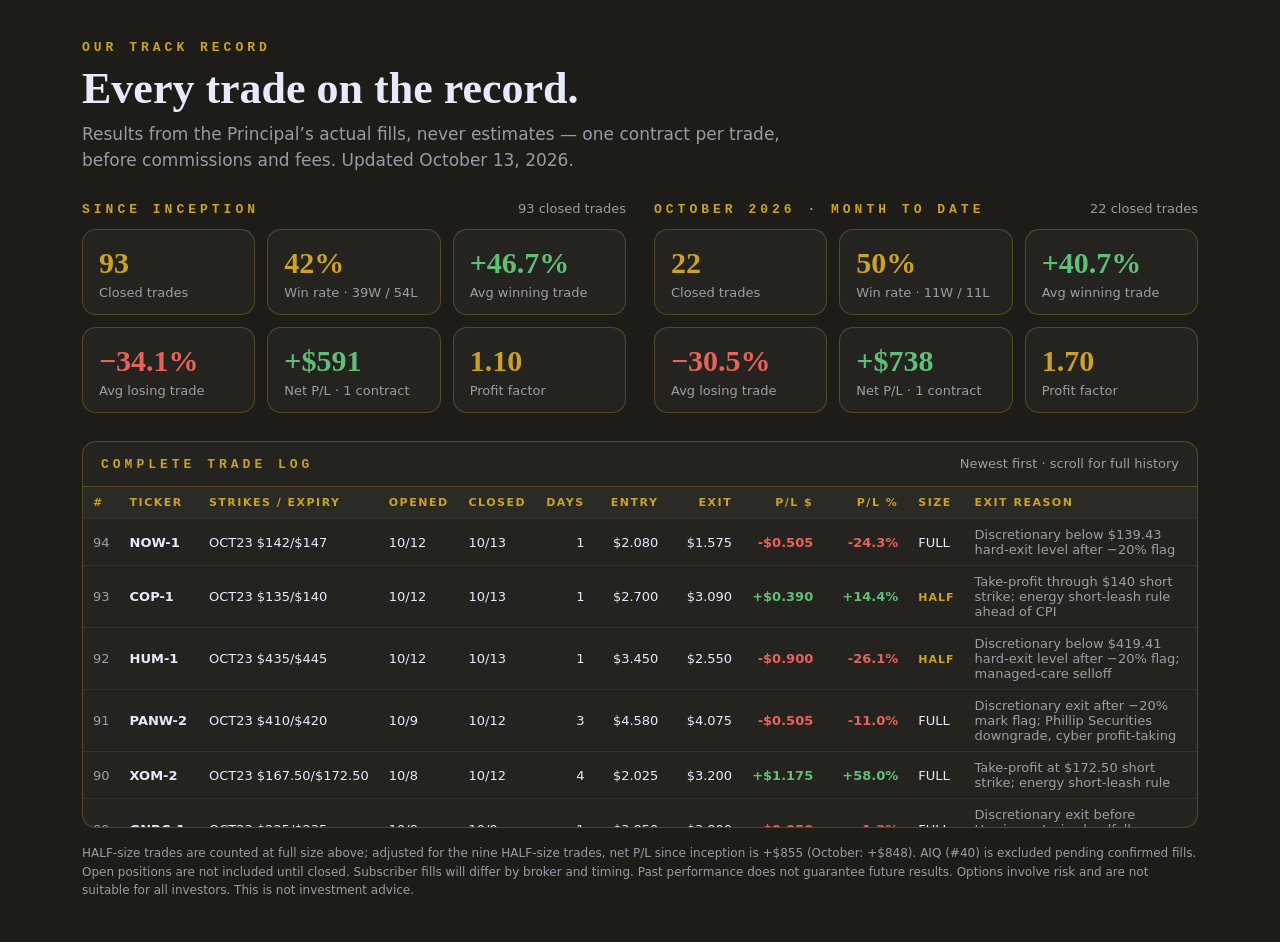
<file: website.A1/track-record.html>
<!DOCTYPE html>
<html lang="en">
<head>
<meta charset="UTF-8">
<meta name="viewport" content="width=device-width, initial-scale=1">
<title>Option Principal AI — Track Record</title>
<style>
 :root { --gold:#C9A227; --ink:#E8E9FA; --bg:#1D1C19; --card:#24231F; --line:rgba(201,162,39,.30); --muted:rgba(232,233,250,.62); --pos:#5FBF77; --neg:#E5635A; }
 * { box-sizing:border-box; }
 body { margin:0; background:var(--bg); color:var(--ink); font-family:"Source Sans 3","Segoe UI",system-ui,sans-serif; }
 .wrap { max-width:1180px; margin:0 auto; padding:40px 32px 32px; }
 .eyebrow { font-family:ui-monospace,"SFMono-Regular",Consolas,monospace; color:var(--gold); font-size:13px; letter-spacing:4px; font-weight:700; text-transform:uppercase; }
 h1 { font-family:"Fraunces",Georgia,"Times New Roman",serif; font-size:44px; line-height:1.08; margin:10px 0 8px; font-weight:700; }
 .lede { color:var(--muted); font-size:17px; margin:0 0 28px; max-width:720px; line-height:1.55; }
 .groups { display:grid; grid-template-columns:1fr 1fr; gap:28px; margin-bottom:28px; }
 .group-head { display:flex; justify-content:space-between; align-items:baseline; margin-bottom:12px; }
 .group-head .sub { color:var(--muted); font-size:13px; }
 .grid { display:grid; grid-template-columns:repeat(3,1fr); gap:12px; }
 .stat { background:var(--card); border:1px solid var(--line); border-radius:14px; padding:16px 16px 14px; }
 .stat .val { font-family:"Fraunces",Georgia,serif; font-size:30px; font-weight:700; color:var(--gold); line-height:1.1; }
 .stat .val.pos { color:var(--pos); } .stat .val.neg { color:var(--neg); }
 .stat .lbl { color:var(--muted); font-size:13px; margin-top:6px; }
 .log { background:var(--card); border:1px solid var(--line); border-radius:14px; overflow:hidden; }
 .log-head { display:flex; justify-content:space-between; align-items:baseline; padding:14px 18px; border-bottom:1px solid var(--line); }
 .log-head .sub { color:var(--muted); font-size:13px; }
 .scroll { max-height:340px; overflow:auto; }
 table { width:100%; border-collapse:collapse; font-size:13px; min-width:900px; }
 th { position:sticky; top:0; background:#2B2A25; color:var(--gold); text-align:left; font-weight:600; font-size:11px; letter-spacing:1.5px; text-transform:uppercase; padding:9px 10px; }
 td { padding:8px 10px; border-top:1px solid rgba(232,233,250,.07); white-space:nowrap; }
 td.note-c { white-space:normal; color:var(--muted); min-width:240px; }
 tbody tr:hover td { background:rgba(201,162,39,.06); }
 .r { text-align:right; } .num { color:var(--muted); } .tk { font-weight:700; }
 .win { color:var(--pos); font-weight:700; } .loss { color:var(--neg); font-weight:700; }
 .half { color:var(--gold); font-size:11px; font-weight:700; letter-spacing:1px; }
 .fine { color:var(--muted); font-size:12px; line-height:1.55; margin-top:16px; }
 @media (max-width:900px) { .groups { grid-template-columns:1fr; } h1 { font-size:34px; } }
 @media (max-width:520px) { .wrap { padding:28px 16px; } .grid { grid-template-columns:repeat(2,1fr); } .stat .val { font-size:24px; } }
</style>
</head>
<body>
<div class="wrap">
 <div class="eyebrow">Our Track Record</div>
 <h1>Every trade on the record.</h1>
 <p class="lede">Results from the Principal&rsquo;s actual fills, never estimates &mdash; one contract per trade, before commissions and fees. Updated October 13, 2026.</p>

 <div class="groups">
  <section>
   <div class="group-head"><div class="eyebrow">Since Inception</div><div class="sub">93 closed trades</div></div>
   <div class="grid"><div class="stat"><div class="val ">93</div><div class="lbl">Closed trades</div></div><div class="stat"><div class="val ">42%</div><div class="lbl">Win rate · 39W / 54L</div></div><div class="stat"><div class="val pos">+46.7%</div><div class="lbl">Avg winning trade</div></div><div class="stat"><div class="val neg">&minus;34.1%</div><div class="lbl">Avg losing trade</div></div><div class="stat"><div class="val pos">+$591</div><div class="lbl">Net P/L · 1 contract</div></div><div class="stat"><div class="val ">1.10</div><div class="lbl">Profit factor</div></div></div>
  </section>
  <section>
   <div class="group-head"><div class="eyebrow">October 2026 &middot; Month to Date</div><div class="sub">22 closed trades</div></div>
   <div class="grid"><div class="stat"><div class="val ">22</div><div class="lbl">Closed trades</div></div><div class="stat"><div class="val ">50%</div><div class="lbl">Win rate · 11W / 11L</div></div><div class="stat"><div class="val pos">+40.7%</div><div class="lbl">Avg winning trade</div></div><div class="stat"><div class="val neg">&minus;30.5%</div><div class="lbl">Avg losing trade</div></div><div class="stat"><div class="val pos">+$738</div><div class="lbl">Net P/L · 1 contract</div></div><div class="stat"><div class="val ">1.70</div><div class="lbl">Profit factor</div></div></div>
  </section>
 </div>

 <div class="log">
  <div class="log-head"><div class="eyebrow">Complete Trade Log</div><div class="sub">Newest first &middot; scroll for full history</div></div>
  <div class="scroll">
   <table>
    <thead><tr><th>#</th><th>Ticker</th><th>Strikes / Expiry</th><th>Opened</th><th>Closed</th><th class="r">Days</th><th class="r">Entry</th><th class="r">Exit</th><th class="r">P/L $</th><th class="r">P/L %</th><th>Size</th><th>Exit Reason</th></tr></thead>
    <tbody>
<tr><td class="num">94</td><td class="tk">NOW-1</td><td>OCT23 $142/$147</td><td>10/12</td><td>10/13</td><td class="r">1</td><td class="r">$2.080</td><td class="r">$1.575</td><td class="r loss">-$0.505</td><td class="r loss">-24.3%</td><td>FULL</td><td class="note-c">Discretionary below $139.43 hard-exit level after &minus;20% flag</td></tr>
<tr><td class="num">93</td><td class="tk">COP-1</td><td>OCT23 $135/$140</td><td>10/12</td><td>10/13</td><td class="r">1</td><td class="r">$2.700</td><td class="r">$3.090</td><td class="r win">+$0.390</td><td class="r win">+14.4%</td><td><span class="half">HALF</span></td><td class="note-c">Take-profit through $140 short strike; energy short-leash rule ahead of CPI</td></tr>
<tr><td class="num">92</td><td class="tk">HUM-1</td><td>OCT23 $435/$445</td><td>10/12</td><td>10/13</td><td class="r">1</td><td class="r">$3.450</td><td class="r">$2.550</td><td class="r loss">-$0.900</td><td class="r loss">-26.1%</td><td><span class="half">HALF</span></td><td class="note-c">Discretionary below $419.41 hard-exit level after &minus;20% flag; managed-care selloff</td></tr>
<tr><td class="num">91</td><td class="tk">PANW-2</td><td>OCT23 $410/$420</td><td>10/9</td><td>10/12</td><td class="r">3</td><td class="r">$4.580</td><td class="r">$4.075</td><td class="r loss">-$0.505</td><td class="r loss">-11.0%</td><td>FULL</td><td class="note-c">Discretionary exit after &minus;20% mark flag; Phillip Securities downgrade, cyber profit-taking</td></tr>
<tr><td class="num">90</td><td class="tk">XOM-2</td><td>OCT23 $167.50/$172.50</td><td>10/8</td><td>10/12</td><td class="r">4</td><td class="r">$2.025</td><td class="r">$3.200</td><td class="r win">+$1.175</td><td class="r win">+58.0%</td><td>FULL</td><td class="note-c">Take-profit at $172.50 short strike; energy short-leash rule</td></tr>
<tr><td class="num">89</td><td class="tk">GNRC-1</td><td>OCT23 $225/$235</td><td>10/8</td><td>10/9</td><td class="r">1</td><td class="r">$3.850</td><td class="r">$3.800</td><td class="r loss">-$0.050</td><td class="r loss">-1.3%</td><td>FULL</td><td class="note-c">Discretionary exit before Hurricane Isaias landfall; no traction</td></tr>
<tr><td class="num">88</td><td class="tk">MUU-4</td><td>OCT16 $37/$40</td><td>10/7</td><td>10/8</td><td class="r">1</td><td class="r">$1.175</td><td class="r">$0.549</td><td class="r loss">-$0.626</td><td class="r loss">-53.3%</td><td><span class="half">HALF</span></td><td class="note-c">GTC stop hit 11:38 AM</td></tr>
<tr><td class="num">87</td><td class="tk">MSFT-1</td><td>OCT16 $530/$540</td><td>10/7</td><td>10/8</td><td class="r">1</td><td class="r">$4.175</td><td class="r">$2.840</td><td class="r loss">-$1.335</td><td class="r loss">-32.0%</td><td>FULL</td><td class="note-c">TSM Protocol Time-Out; OpenAI revenue report</td></tr>
<tr><td class="num">86</td><td class="tk">RCL-1</td><td>OCT16 $285/$295</td><td>10/6</td><td>10/8</td><td class="r">2</td><td class="r">$4.350</td><td class="r">$2.770</td><td class="r loss">-$1.580</td><td class="r loss">-36.3%</td><td>FULL</td><td class="note-c">TSM Protocol Time-Out; crude rebound, below $285 long strike</td></tr>
<tr><td class="num">85</td><td class="tk">PLTR-2</td><td>OCT16 $185/$195</td><td>10/5</td><td>10/8</td><td class="r">3</td><td class="r">$4.650</td><td class="r">$6.300</td><td class="r win">+$1.650</td><td class="r win">+35.5%</td><td>FULL</td><td class="note-c">Take-profit through $195 short strike</td></tr>
<tr><td class="num">84</td><td class="tk">APH-2</td><td>OCT16 $87.50/$92.50</td><td>10/6</td><td>10/8</td><td class="r">2</td><td class="r">$2.225</td><td class="r">$1.325</td><td class="r loss">-$0.900</td><td class="r loss">-40.4%</td><td>FULL</td><td class="note-c">TSM Protocol Time-Out ahead of $1.11 GTC stop</td></tr>
<tr><td class="num">83</td><td class="tk">AMDL-2</td><td>OCT16 $85/$95</td><td>10/6</td><td>10/7</td><td class="r">1</td><td class="r">$4.800</td><td class="r">$3.750</td><td class="r loss">-$1.050</td><td class="r loss">-21.9%</td><td><span class="half">HALF</span></td><td class="note-c">Discretionary exit after &minus;20% flag</td></tr>
<tr><td class="num">82</td><td class="tk">CRWD-2</td><td>OCT16 $275/$285</td><td>10/6</td><td>10/7</td><td class="r">1</td><td class="r">$4.700</td><td class="r">$2.830</td><td class="r loss">-$1.870</td><td class="r loss">-39.8%</td><td>FULL</td><td class="note-c">TSM Protocol Time-Out ahead of $2.35 GTC stop</td></tr>
<tr><td class="num">81</td><td class="tk">ANET-1</td><td>OCT16 $205/$215</td><td>10/2</td><td>10/6</td><td class="r">4</td><td class="r">$3.125</td><td class="r">$5.600</td><td class="r win">+$2.475</td><td class="r win">+79.2%</td><td>FULL</td><td class="note-c">Take-profit into $215 short strike / 52-wk high</td></tr>
<tr><td class="num">80</td><td class="tk">PANW-1</td><td>OCT16 $400/$410</td><td>9/30</td><td>10/6</td><td class="r">6</td><td class="r">$4.450</td><td class="r">$6.800</td><td class="r win">+$2.350</td><td class="r win">+52.8%</td><td>FULL</td><td class="note-c">Take-profit; gap to 52-wk high through $410 short strike</td></tr>
<tr><td class="num">79</td><td class="tk">NET-1</td><td>OCT16 $350/$360</td><td>10/2</td><td>10/5</td><td class="r">3</td><td class="r">$4.550</td><td class="r">$6.220</td><td class="r win">+$1.670</td><td class="r win">+36.7%</td><td>FULL</td><td class="note-c">Take-profit through $360 short strike</td></tr>
<tr><td class="num">78</td><td class="tk">META-1</td><td>OCT16 $735/$745</td><td>9/29</td><td>10/5</td><td class="r">6</td><td class="r">$4.400</td><td class="r">$5.520</td><td class="r win">+$1.120</td><td class="r win">+25.5%</td><td>FULL</td><td class="note-c">Take-profit at $745 short strike</td></tr>
<tr><td class="num">77</td><td class="tk">NBIS-1</td><td>OCT16 $237.50/$247.50</td><td>9/29</td><td>10/2</td><td class="r">3</td><td class="r">$4.050</td><td class="r">$5.370</td><td class="r win">+$1.320</td><td class="r win">+32.6%</td><td>FULL</td><td class="note-c">Take-profit ahead of MU earnings</td></tr>
<tr><td class="num">76</td><td class="tk">PLTR-1</td><td>OCT16 $185/$192.50</td><td>9/30</td><td>10/2</td><td class="r">2</td><td class="r">$3.475</td><td class="r">$4.470</td><td class="r win">+$0.995</td><td class="r win">+28.6%</td><td>FULL</td><td class="note-c">Take-profit ahead of MU earnings</td></tr>
<tr><td class="num">75</td><td class="tk">CRWD-1</td><td>OCT16 $260/$270</td><td>9/28</td><td>10/2</td><td class="r">4</td><td class="r">$4.150</td><td class="r">$6.025</td><td class="r win">+$1.875</td><td class="r win">+45.2%</td><td>FULL</td><td class="note-c">Take-profit ahead of MU earnings</td></tr>
<tr><td class="num">74</td><td class="tk">ETN-1</td><td>OCT16 $430/$450</td><td>10/1</td><td>10/2</td><td class="r">1</td><td class="r">$7.500</td><td class="r">$10.400</td><td class="r win">+$2.900</td><td class="r win">+38.7%</td><td>FULL</td><td class="note-c">Take-profit; NFP rally</td></tr>
<tr><td class="num">73</td><td class="tk">MRK</td><td>OCT16 $150/$160</td><td>9/24</td><td>10/1</td><td class="r">7</td><td class="r">$2.480</td><td class="r">$1.265</td><td class="r loss">-$1.215</td><td class="r loss">-49.0%</td><td>FULL</td><td class="note-c">GTC stop &mdash; never cleared $150 long strike</td></tr>
<tr><td class="num">72</td><td class="tk">AAPL-1</td><td>OCT16 $340/$350</td><td>9/28</td><td>9/29</td><td class="r">1</td><td class="r">$3.720</td><td class="r">$2.150</td><td class="r loss">-$1.570</td><td class="r loss">-42.2%</td><td>FULL</td><td class="note-c">TSM Protocol &mdash; macro rout / iPhone Asia demand</td></tr>
<tr><td class="num">71</td><td class="tk">ALAB</td><td>OCT16 $362.50/$372.50</td><td>9/23</td><td>9/28</td><td class="r">5</td><td class="r">$4.115</td><td class="r">$3.300</td><td class="r loss">-$0.815</td><td class="r loss">-19.8%</td><td><span class="half">HALF</span></td><td class="note-c">Discretionary exit; Minerva degraded, spot below long strike</td></tr>
<tr><td class="num">70</td><td class="tk">FBL-2</td><td>OCT16 $34/$41</td><td>9/23</td><td>9/28</td><td class="r">5</td><td class="r">$2.000</td><td class="r">$0.950</td><td class="r loss">-$1.050</td><td class="r loss">-52.5%</td><td>FULL</td><td class="note-c">GTC stop hit at open; macro rout</td></tr>
<tr><td class="num">69</td><td class="tk">MUU-3</td><td>OCT16 $34/$40</td><td>9/17</td><td>9/22</td><td class="r">5</td><td class="r">$2.120</td><td class="r">$2.800</td><td class="r win">+$0.680</td><td class="r win">+32.1%</td><td>FULL</td><td class="note-c">Take-profit; Minerva degraded</td></tr>
<tr><td class="num">68</td><td class="tk">SPY</td><td>OCT16 $760/$770</td><td>9/15</td><td>9/21</td><td class="r">6</td><td class="r">$5.615</td><td class="r">$7.260</td><td class="r win">+$1.645</td><td class="r win">+29.3%</td><td>FULL</td><td class="note-c">Partial profit</td></tr>
<tr><td class="num">67</td><td class="tk">AMDL</td><td>OCT16 $60/$70</td><td>9/14</td><td>9/21</td><td class="r">7</td><td class="r">$4.350</td><td class="r">$7.250</td><td class="r win">+$2.900</td><td class="r win">+66.7%</td><td>FULL</td><td class="note-c">Take-profit; near max gain</td></tr>
<tr><td class="num">66</td><td class="tk">PANW</td><td>OCT16 $370/$380</td><td>9/14</td><td>9/21</td><td class="r">7</td><td class="r">$5.120</td><td class="r">$4.690</td><td class="r loss">-$0.430</td><td class="r loss">-8.4%</td><td>FULL</td><td class="note-c">Capital rotation</td></tr>
<tr><td class="num">65</td><td class="tk">OXY-3</td><td>OCT16 $60/$65</td><td>9/14</td><td>9/21</td><td class="r">7</td><td class="r">$1.820</td><td class="r">$0.730</td><td class="r loss">-$1.090</td><td class="r loss">-59.9%</td><td>FULL</td><td class="note-c">GTC stop hit</td></tr>
<tr><td class="num">64</td><td class="tk">INTC</td><td>OCT16 $95/$105</td><td>9/10</td><td>9/17</td><td class="r">7</td><td class="r">$4.220</td><td class="r">$6.530</td><td class="r win">+$2.310</td><td class="r win">+54.7%</td><td>FULL</td><td class="note-c">Take-profit; analyst upgrades</td></tr>
<tr><td class="num">63</td><td class="tk">DLLL</td><td>OCT16 $31/$37</td><td>9/10</td><td>9/16</td><td class="r">6</td><td class="r">$2.100</td><td class="r">$3.000</td><td class="r win">+$0.900</td><td class="r win">+42.9%</td><td>FULL</td><td class="note-c">Take-profit; near short strike</td></tr>
<tr><td class="num">62</td><td class="tk">FBL</td><td>OCT16 $25/$29</td><td>9/10</td><td>9/16</td><td class="r">6</td><td class="r">$1.860</td><td class="r">$2.250</td><td class="r win">+$0.390</td><td class="r win">+21.0%</td><td>FULL</td><td class="note-c">Take-profit; overbought RSI</td></tr>
<tr><td class="num">61</td><td class="tk">BE</td><td>OCT16 $260/$270</td><td>9/10</td><td>9/16</td><td class="r">6</td><td class="r">$3.620</td><td class="r">$5.050</td><td class="r win">+$1.430</td><td class="r win">+39.5%</td><td>FULL</td><td class="note-c">Take-profit ahead of FOMC</td></tr>
<tr><td class="num">60</td><td class="tk">FANG-2</td><td>OCT16 $200/$210</td><td>9/8</td><td>9/15</td><td class="r">7</td><td class="r">$4.200</td><td class="r">$6.000</td><td class="r win">+$1.800</td><td class="r win">+42.9%</td><td>FULL</td><td class="note-c">Disciplinary exit</td></tr>
<tr><td class="num">59</td><td class="tk">SNDG</td><td>OCT16 $10/$14</td><td>9/8</td><td>9/14</td><td class="r">6</td><td class="r">$0.990</td><td class="r">$0.470</td><td class="r loss">-$0.520</td><td class="r loss">-52.5%</td><td>FULL</td><td class="note-c">GTC stop hit</td></tr>
<tr><td class="num">58</td><td class="tk">MUU-2</td><td>OCT16 $33/$39</td><td>9/8</td><td>9/14</td><td class="r">6</td><td class="r">$1.920</td><td class="r">$0.630</td><td class="r loss">-$1.290</td><td class="r loss">-67.2%</td><td>FULL</td><td class="note-c">GTC stop hit</td></tr>
<tr><td class="num">57</td><td class="tk">AMZN-2</td><td>OCT16 $255/$265</td><td>9/4</td><td>9/10</td><td class="r">6</td><td class="r">$4.825</td><td class="r">$3.730</td><td class="r loss">-$1.095</td><td class="r loss">-22.7%</td><td>FULL</td><td class="note-c">Discretionary exit; -20% flag</td></tr>
<tr><td class="num">56</td><td class="tk">DE</td><td>SEP18 $685/$695</td><td>9/2</td><td>9/9</td><td class="r">7</td><td class="r">$4.930</td><td class="r">$3.050</td><td class="r loss">-$1.880</td><td class="r loss">-38.1%</td><td>FULL</td><td class="note-c">Oil/macro selloff; spot well below $685</td></tr>
<tr><td class="num">55</td><td class="tk">CART</td><td>OCT16 $50/$55</td><td>9/4</td><td>9/8</td><td class="r">4</td><td class="r">$2.050</td><td class="r">$1.300</td><td class="r loss">-$0.750</td><td class="r loss">-36.6%</td><td>FULL</td><td class="note-c">TSM Protocol; second attempt</td></tr>
<tr><td class="num">54</td><td class="tk">JPM</td><td>SEP18 $360/$370</td><td>9/2</td><td>9/4</td><td class="r">2</td><td class="r">$5.220</td><td class="r">$3.215</td><td class="r loss">-$2.005</td><td class="r loss">-38.4%</td><td>FULL</td><td class="note-c">Time-Out protocol; spot below strike</td></tr>
<tr><td class="num">53</td><td class="tk">XOM</td><td>SEP18 $165/$170</td><td>9/2</td><td>9/4</td><td class="r">2</td><td class="r">$1.730</td><td class="r">$0.890</td><td class="r loss">-$0.840</td><td class="r loss">-48.6%</td><td>FULL</td><td class="note-c">Near-GTC stop; crude selloff</td></tr>
<tr><td class="num">52</td><td class="tk">BIIB</td><td>SEP18 $215.5/$225</td><td>8/24</td><td>9/3</td><td class="r">10</td><td class="r">$4.800</td><td class="r">$6.700</td><td class="r win">+$1.900</td><td class="r win">+39.6%</td><td>FULL</td><td class="note-c">Target-area profit-take</td></tr>
<tr><td class="num">51</td><td class="tk">TSM</td><td>SEP18 $420/$450</td><td>8/27</td><td>9/2</td><td class="r">6</td><td class="r">$12.450</td><td class="r">$6.130</td><td class="r loss">-$6.320</td><td class="r loss">-50.8%</td><td>FULL</td><td class="note-c">GTC stop triggered by ToS; spot $414</td></tr>
<tr><td class="num">50</td><td class="tk">FTNT</td><td>OCT16 $165/$175</td><td>8/27</td><td>9/2</td><td class="r">6</td><td class="r">$4.400</td><td class="r">$2.600</td><td class="r loss">-$1.800</td><td class="r loss">-40.9%</td><td>FULL</td><td class="note-c">-20% flag; PANW -10.4% sector collapse</td></tr>
<tr><td class="num">49</td><td class="tk">CRCL</td><td>SEP18 $93/$97</td><td>8/31</td><td>9/1</td><td class="r">1</td><td class="r">$2.000</td><td class="r">$1.300</td><td class="r loss">-$0.700</td><td class="r loss">-35.0%</td><td>FULL</td><td class="note-c">Flag-threshold exit</td></tr>
<tr><td class="num">48</td><td class="tk">LNG</td><td>SEP18 $285/$292.5</td><td>8/31</td><td>9/1</td><td class="r">1</td><td class="r">$3.700</td><td class="r">$4.550</td><td class="r win">+$0.850</td><td class="r win">+23.0%</td><td>FULL</td><td class="note-c">Target-hit; spot above $292.50</td></tr>
<tr><td class="num">47</td><td class="tk">CVX</td><td>SEP18 $200/$210</td><td>8/17</td><td>9/1</td><td class="r">15</td><td class="r">$3.900</td><td class="r">$6.450</td><td class="r win">+$2.550</td><td class="r win">+65.4%</td><td>FULL</td><td class="note-c">Discretionary profit-take</td></tr>
<tr><td class="num">46</td><td class="tk">AAPL</td><td>SEP18 $320/$325</td><td>8/28</td><td>8/31</td><td class="r">3</td><td class="r">$2.500</td><td class="r">$1.875</td><td class="r loss">-$0.625</td><td class="r loss">-25.0%</td><td>FULL</td><td class="note-c">-20% flag; weekend gap below $320</td></tr>
<tr><td class="num">45</td><td class="tk">PRGS</td><td>SEP18 $42.5/$47.5</td><td>8/12</td><td>8/28</td><td class="r">16</td><td class="r">$1.875</td><td class="r">$2.900</td><td class="r win">+$1.025</td><td class="r win">+54.7%</td><td>FULL</td><td class="note-c">Discretionary profit-take</td></tr>
<tr><td class="num">44</td><td class="tk">LYV</td><td>OCT16 $185/$195</td><td>8/25</td><td>8/28</td><td class="r">3</td><td class="r">$3.950</td><td class="r">$2.350</td><td class="r loss">-$1.600</td><td class="r loss">-40.5%</td><td>FULL</td><td class="note-c">-20% flag; Warsh Jackson Hole</td></tr>
<tr><td class="num">43</td><td class="tk">CART</td><td>OCT16 $50/$55</td><td>8/25</td><td>8/27</td><td class="r">2</td><td class="r">$2.275</td><td class="r">$1.725</td><td class="r loss">-$0.550</td><td class="r loss">-24.2%</td><td>FULL</td><td class="note-c">-20% flag exit</td></tr>
<tr><td class="num">42</td><td class="tk">SILJ</td><td>SEP18 $28/$33</td><td>8/17</td><td>8/25</td><td class="r">8</td><td class="r">$2.090</td><td class="r">$3.380</td><td class="r win">+$1.290</td><td class="r win">+61.7%</td><td>FULL</td><td class="note-c">Target-hit; silver complex strength</td></tr>
<tr><td class="num">41</td><td class="tk">DVN</td><td>SEP25 $50/$55</td><td>8/20</td><td>8/25</td><td class="r">5</td><td class="r">$1.235</td><td class="r">$0.605</td><td class="r loss">-$0.630</td><td class="r loss">-51.0%</td><td>FULL</td><td class="note-c">GTC stop triggered</td></tr>
<tr><td class="num">40</td><td class="tk">AIQ</td><td>SEP18 $63/$67</td><td>8/21</td><td>8/24</td><td class="r">3</td><td class="r">$1.675</td><td class="r">&mdash;</td><td class="r">&mdash;</td><td class="r">PENDING</td><td>FULL</td><td class="note-c">Fills not confirmed</td></tr>
<tr><td class="num">39</td><td class="tk">NVDA</td><td>SEP18 $215/$225</td><td>8/21</td><td>8/24</td><td class="r">3</td><td class="r">$4.250</td><td class="r">$3.235</td><td class="r loss">-$1.015</td><td class="r loss">-23.9%</td><td>FULL</td><td class="note-c">-20% flag; ahead of 8/26 earnings</td></tr>
<tr><td class="num">38</td><td class="tk">MRVL</td><td>SEP18 $260/$270</td><td>8/20</td><td>8/21</td><td class="r">1</td><td class="r">$3.175</td><td class="r">$2.550</td><td class="r loss">-$0.625</td><td class="r loss">-19.7%</td><td>FULL</td><td class="note-c">Ahead of earnings &mdash; sector weakness</td></tr>
<tr><td class="num">37</td><td class="tk">GD</td><td>SEP18 $400/$410</td><td>8/19</td><td>8/21</td><td class="r">2</td><td class="r">$3.775</td><td class="r">$2.000</td><td class="r loss">-$1.775</td><td class="r loss">-47.0%</td><td><span class="half">HALF</span></td><td class="note-c">50% GTC stop line</td></tr>
<tr><td class="num">36</td><td class="tk">CSX</td><td>SEP18 $50/$52.5</td><td>8/18</td><td>8/20</td><td class="r">2</td><td class="r">$0.825</td><td class="r">$1.275</td><td class="r win">+$0.450</td><td class="r win">+54.5%</td><td>FULL</td><td class="note-c">Target-area hit</td></tr>
<tr><td class="num">35</td><td class="tk">TSLA</td><td>SEP18 $335P/$320P</td><td>8/14</td><td>8/20</td><td class="r">6</td><td class="r">$5.675</td><td class="r">$5.325</td><td class="r loss">-$0.350</td><td class="r loss">-6.2%</td><td>FULL</td><td class="note-c">Thesis invalidated &mdash; Cybercab catalyst</td></tr>
<tr><td class="num">34</td><td class="tk">NVDA</td><td>SEP18 $230/$245</td><td>8/12</td><td>8/18</td><td class="r">6</td><td class="r">$4.575</td><td class="r">$3.435</td><td class="r loss">-$1.140</td><td class="r loss">-24.9%</td><td>FULL</td><td class="note-c">-20% flag exit</td></tr>
<tr><td class="num">33</td><td class="tk">ITA</td><td>SEP18 $255/$265</td><td>8/14</td><td>8/19</td><td class="r">5</td><td class="r">$3.150</td><td class="r">$2.100</td><td class="r loss">-$1.050</td><td class="r loss">-33.3%</td><td>FULL</td><td class="note-c">-20% flag exit</td></tr>
<tr><td class="num">32</td><td class="tk">JPM</td><td>AUG21 $362.5/$367.5</td><td>8/13</td><td>8/17</td><td class="r">4</td><td class="r">$2.180</td><td class="r">$1.795</td><td class="r loss">-$0.385</td><td class="r loss">-17.7%</td><td>FULL</td><td class="note-c">-20% flag exit</td></tr>
<tr><td class="num">31</td><td class="tk">MUU</td><td>AUG21 $32/$35</td><td>8/13</td><td>8/17</td><td class="r">4</td><td class="r">$0.950</td><td class="r">$2.050</td><td class="r win">+$1.100</td><td class="r win">+115.8%</td><td>FULL</td><td class="note-c">Max gain / target</td></tr>
<tr><td class="num">30</td><td class="tk">OXY</td><td>AUG21 $58/$61</td><td>8/10</td><td>8/17</td><td class="r">7</td><td class="r">$1.150</td><td class="r">$0.911</td><td class="r loss">-$0.240</td><td class="r loss">-20.8%</td><td>FULL</td><td class="note-c">-20% flag exit</td></tr>
<tr><td class="num">29</td><td class="tk">SCHW</td><td>AUG21 $105/$110</td><td>8/4</td><td>8/14</td><td class="r">10</td><td class="r">$2.095</td><td class="r">$3.980</td><td class="r win">+$1.885</td><td class="r win">+90.0%</td><td>FULL</td><td class="note-c">Target hit</td></tr>
<tr><td class="num">28</td><td class="tk">APH</td><td>AUG21 $170/$180</td><td>8/10</td><td>8/14</td><td class="r">4</td><td class="r">$3.425</td><td class="r">$2.225</td><td class="r loss">-$1.200</td><td class="r loss">-35.0%</td><td>FULL</td><td class="note-c">-20% flag exit</td></tr>
<tr><td class="num">27</td><td class="tk">SQQQ</td><td>AUG21 $38/$42</td><td>8/11</td><td>8/13</td><td class="r">2</td><td class="r">$0.975</td><td class="r">$0.451</td><td class="r loss">-$0.524</td><td class="r loss">-53.7%</td><td><span class="half">HALF</span></td><td class="note-c">GTC stop</td></tr>
<tr><td class="num">26</td><td class="tk">GD</td><td>AUG21 $397.5/$410</td><td>8/11</td><td>8/13</td><td class="r">2</td><td class="r">$2.450</td><td class="r">$1.050</td><td class="r loss">-$1.400</td><td class="r loss">-57.1%</td><td>FULL</td><td class="note-c">Discretionary exit</td></tr>
<tr><td class="num">25</td><td class="tk">AMZN</td><td>AUG21 $285/$295</td><td>8/10</td><td>8/11</td><td class="r">1</td><td class="r">$2.480</td><td class="r">$1.180</td><td class="r loss">-$1.300</td><td class="r loss">-52.4%</td><td>FULL</td><td class="note-c">GTC stop</td></tr>
<tr><td class="num">24</td><td class="tk">COST</td><td>AUG21 $952.5/$962.5</td><td>7/30</td><td>8/11</td><td class="r">12</td><td class="r">$3.650</td><td class="r">$3.150</td><td class="r loss">-$0.500</td><td class="r loss">-13.7%</td><td>FULL</td><td class="note-c">Technical downgrade</td></tr>
<tr><td class="num">23</td><td class="tk">DLR</td><td>AUG21 $195/$202.5</td><td>8/7</td><td>8/11</td><td class="r">4</td><td class="r">$2.050</td><td class="r">$1.010</td><td class="r loss">-$1.040</td><td class="r loss">-50.7%</td><td>FULL</td><td class="note-c">GTC stop</td></tr>
<tr><td class="num">22</td><td class="tk">FCX</td><td>AUG21 $68/$74</td><td>8/5</td><td>8/12</td><td class="r">7</td><td class="r">$2.530</td><td class="r">$2.005</td><td class="r loss">-$0.525</td><td class="r loss">-20.8%</td><td>FULL</td><td class="note-c">-20% flag exit</td></tr>
<tr><td class="num">21</td><td class="tk">LMT</td><td>AUG21 $600/$615</td><td>8/6</td><td>8/11</td><td class="r">5</td><td class="r">$2.700</td><td class="r">$4.650</td><td class="r win">+$1.950</td><td class="r win">+72.2%</td><td>FULL</td><td class="note-c">Locked in gains</td></tr>
<tr><td class="num">20</td><td class="tk">NVDA</td><td>AUG21 $225/$235</td><td>8/6</td><td>8/10</td><td class="r">4</td><td class="r">$2.555</td><td class="r">$2.815</td><td class="r win">+$0.260</td><td class="r win">+10.2%</td><td>FULL</td><td class="note-c">Closed for gain</td></tr>
<tr><td class="num">19</td><td class="tk">HWM</td><td>AUG21 $285/$300</td><td>7/28</td><td>8/6</td><td class="r">9</td><td class="r">$6.050</td><td class="r">$7.450</td><td class="r win">+$1.400</td><td class="r win">+23.1%</td><td>FULL</td><td class="note-c">Target-area exit</td></tr>
<tr><td class="num">18</td><td class="tk">AMBA</td><td>AUG21 $82.5/$90</td><td>8/4</td><td>8/7</td><td class="r">3</td><td class="r">$2.850</td><td class="r">$4.400</td><td class="r win">+$1.550</td><td class="r win">+54.4%</td><td>FULL</td><td class="note-c">Target-area exit</td></tr>
<tr><td class="num">17</td><td class="tk">RTX</td><td>AUG21 $215/$220</td><td>8/3</td><td>8/5</td><td class="r">2</td><td class="r">$2.450</td><td class="r">$2.350</td><td class="r loss">-$0.100</td><td class="r loss">-4.1%</td><td>FULL</td><td class="note-c">Bad fill MTC</td></tr>
<tr><td class="num">16</td><td class="tk">HACK</td><td>AUG21 $106/$110</td><td>8/3</td><td>8/4</td><td class="r">1</td><td class="r">$1.900</td><td class="r">$2.950</td><td class="r win">+$1.050</td><td class="r win">+55.3%</td><td>FULL</td><td class="note-c">Target hit</td></tr>
<tr><td class="num">15</td><td class="tk">XLE</td><td>AUG21 $58/$61</td><td>7/29</td><td>8/4</td><td class="r">6</td><td class="r">$1.240</td><td class="r">$1.175</td><td class="r loss">-$0.065</td><td class="r loss">-5.2%</td><td>FULL</td><td class="note-c">Thesis-driven exit</td></tr>
<tr><td class="num">14</td><td class="tk">JPM</td><td>AUG21 $350/$360</td><td>7/30</td><td>8/4</td><td class="r">5</td><td class="r">$4.550</td><td class="r">$6.730</td><td class="r win">+$2.180</td><td class="r win">+47.9%</td><td>FULL</td><td class="note-c">Target hit</td></tr>
<tr><td class="num">13</td><td class="tk">SQQQ</td><td>AUG21 $49/$52</td><td>7/29</td><td>7/30</td><td class="r">1</td><td class="r">$0.925</td><td class="r">$0.420</td><td class="r loss">-$0.505</td><td class="r loss">-54.6%</td><td><span class="half">HALF</span></td><td class="note-c">GTC stop</td></tr>
<tr><td class="num">12</td><td class="tk">DDOG</td><td>AUG21 $255/$270</td><td>7/27</td><td>7/29</td><td class="r">2</td><td class="r">$5.975</td><td class="r">$7.900</td><td class="r win">+$1.925</td><td class="r win">+32.2%</td><td>FULL</td><td class="note-c">Target hit</td></tr>
<tr><td class="num">11</td><td class="tk">SQQQ</td><td>AUG21 $43/$46</td><td>7/23</td><td>7/29</td><td class="r">6</td><td class="r">$1.005</td><td class="r">$1.525</td><td class="r win">+$0.520</td><td class="r win">+51.7%</td><td><span class="half">HALF</span></td><td class="note-c">Target hit</td></tr>
<tr><td class="num">10</td><td class="tk">SCHW</td><td>AUG21 $100/$105</td><td>7/24</td><td>7/29</td><td class="r">5</td><td class="r">$2.415</td><td class="r">$3.675</td><td class="r win">+$1.260</td><td class="r win">+52.2%</td><td>FULL</td><td class="note-c">Target hit</td></tr>
<tr><td class="num">9</td><td class="tk">HON</td><td>AUG21 $250/$265</td><td>7/28</td><td>7/29</td><td class="r">1</td><td class="r">$5.025</td><td class="r">$3.075</td><td class="r loss">-$1.950</td><td class="r loss">-38.8%</td><td>FULL</td><td class="note-c">Manual above stop</td></tr>
<tr><td class="num">8</td><td class="tk">KRE</td><td>AUG21 bank spread</td><td>7/24</td><td>7/28</td><td class="r">4</td><td class="r">$2.165</td><td class="r">$1.000</td><td class="r loss">-$1.165</td><td class="r loss">-53.8%</td><td>FULL</td><td class="note-c">GTC stop</td></tr>
<tr><td class="num">7</td><td class="tk">XLF</td><td>AUG21 financial spread</td><td>7/24</td><td>7/28</td><td class="r">4</td><td class="r">$1.480</td><td class="r">$0.700</td><td class="r loss">-$0.780</td><td class="r loss">-52.7%</td><td>FULL</td><td class="note-c">GTC stop</td></tr>
<tr><td class="num">6</td><td class="tk">EOG</td><td>AUG21 energy spread</td><td>7/21</td><td>7/27</td><td class="r">6</td><td class="r">$3.950</td><td class="r">$3.900</td><td class="r loss">-$0.050</td><td class="r loss">-1.3%</td><td>FULL</td><td class="note-c">Scratch &mdash; Iran</td></tr>
<tr><td class="num">5</td><td class="tk">UNH</td><td>AUG21 $435/$445</td><td>7/21</td><td>7/23</td><td class="r">2</td><td class="r">$4.600</td><td class="r">$3.000</td><td class="r loss">-$1.600</td><td class="r loss">-34.8%</td><td>FULL</td><td class="note-c">Chart-stop</td></tr>
<tr><td class="num">4</td><td class="tk">LNG</td><td>AUG21 $250/$270</td><td>7/16</td><td>7/23</td><td class="r">7</td><td class="r">$9.850</td><td class="r">$13.350</td><td class="r win">+$3.500</td><td class="r win">+35.5%</td><td>FULL</td><td class="note-c">Target-area</td></tr>
<tr><td class="num">3</td><td class="tk">FANG</td><td>AUG21 $195/$205</td><td>7/13</td><td>7/22</td><td class="r">9</td><td class="r">$4.630</td><td class="r">$7.850</td><td class="r win">+$3.220</td><td class="r win">+69.5%</td><td>FULL</td><td class="note-c">Target hit</td></tr>
<tr><td class="num">2</td><td class="tk">CRWD</td><td>AUG21 $205/$220</td><td>7/17</td><td>7/21</td><td class="r">4</td><td class="r">$5.900</td><td class="r">$4.200</td><td class="r loss">-$1.700</td><td class="r loss">-28.8%</td><td>FULL</td><td class="note-c">Stop</td></tr>
<tr><td class="num">1</td><td class="tk">GD</td><td>AUG21 $360/$380</td><td>7/20</td><td>7/20</td><td class="r">0</td><td class="r">$8.750</td><td class="r">$11.900</td><td class="r win">+$3.150</td><td class="r win">+36.0%</td><td>FULL</td><td class="note-c">Target hit</td></tr>
    </tbody>
   </table>
  </div>
 </div>

 <p class="fine">HALF-size trades are counted at full size above; adjusted for the nine HALF-size trades, net P/L since inception is +$855 (October: +$848). AIQ (#40) is excluded pending confirmed fills. Open positions are not included until closed. Subscriber fills will differ by broker and timing. Past performance does not guarantee future results. Options involve risk and are not suitable for all investors. This is not investment advice.</p>
</div>
</body>
</html>
</file>
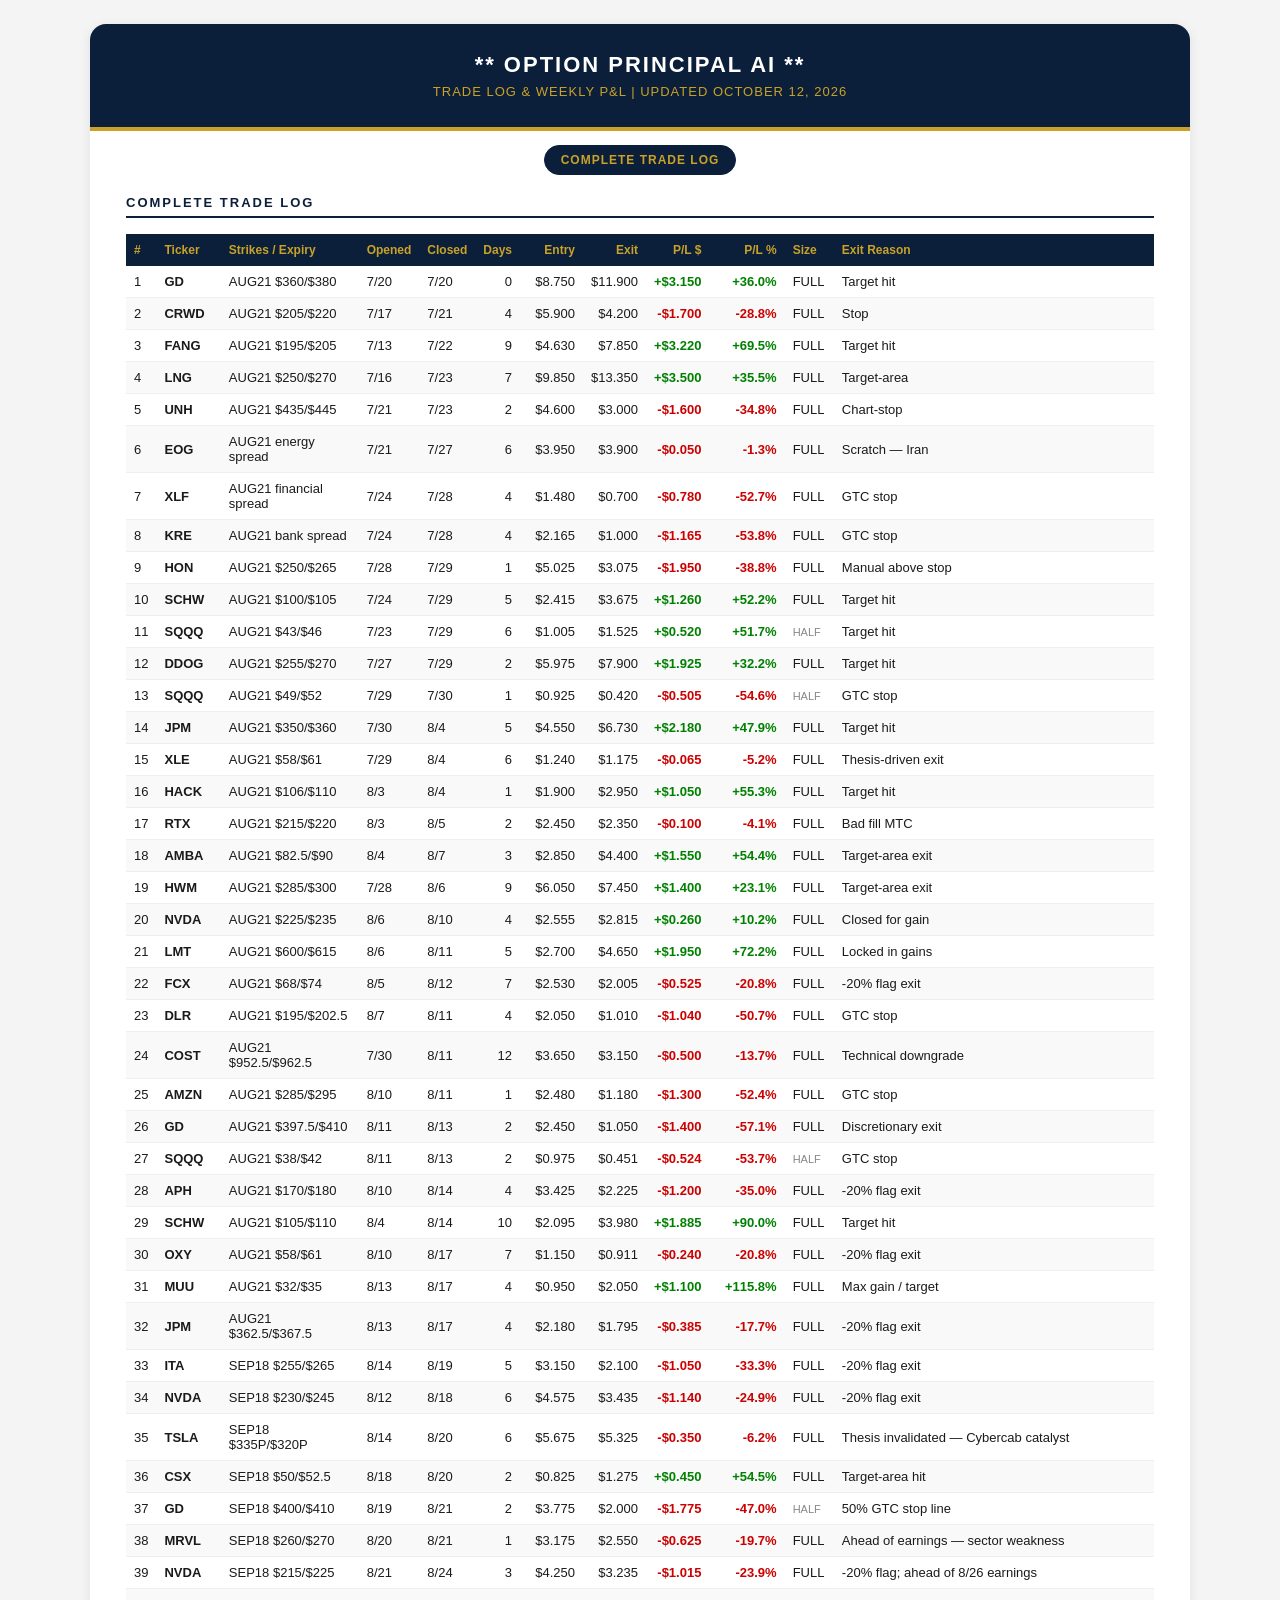
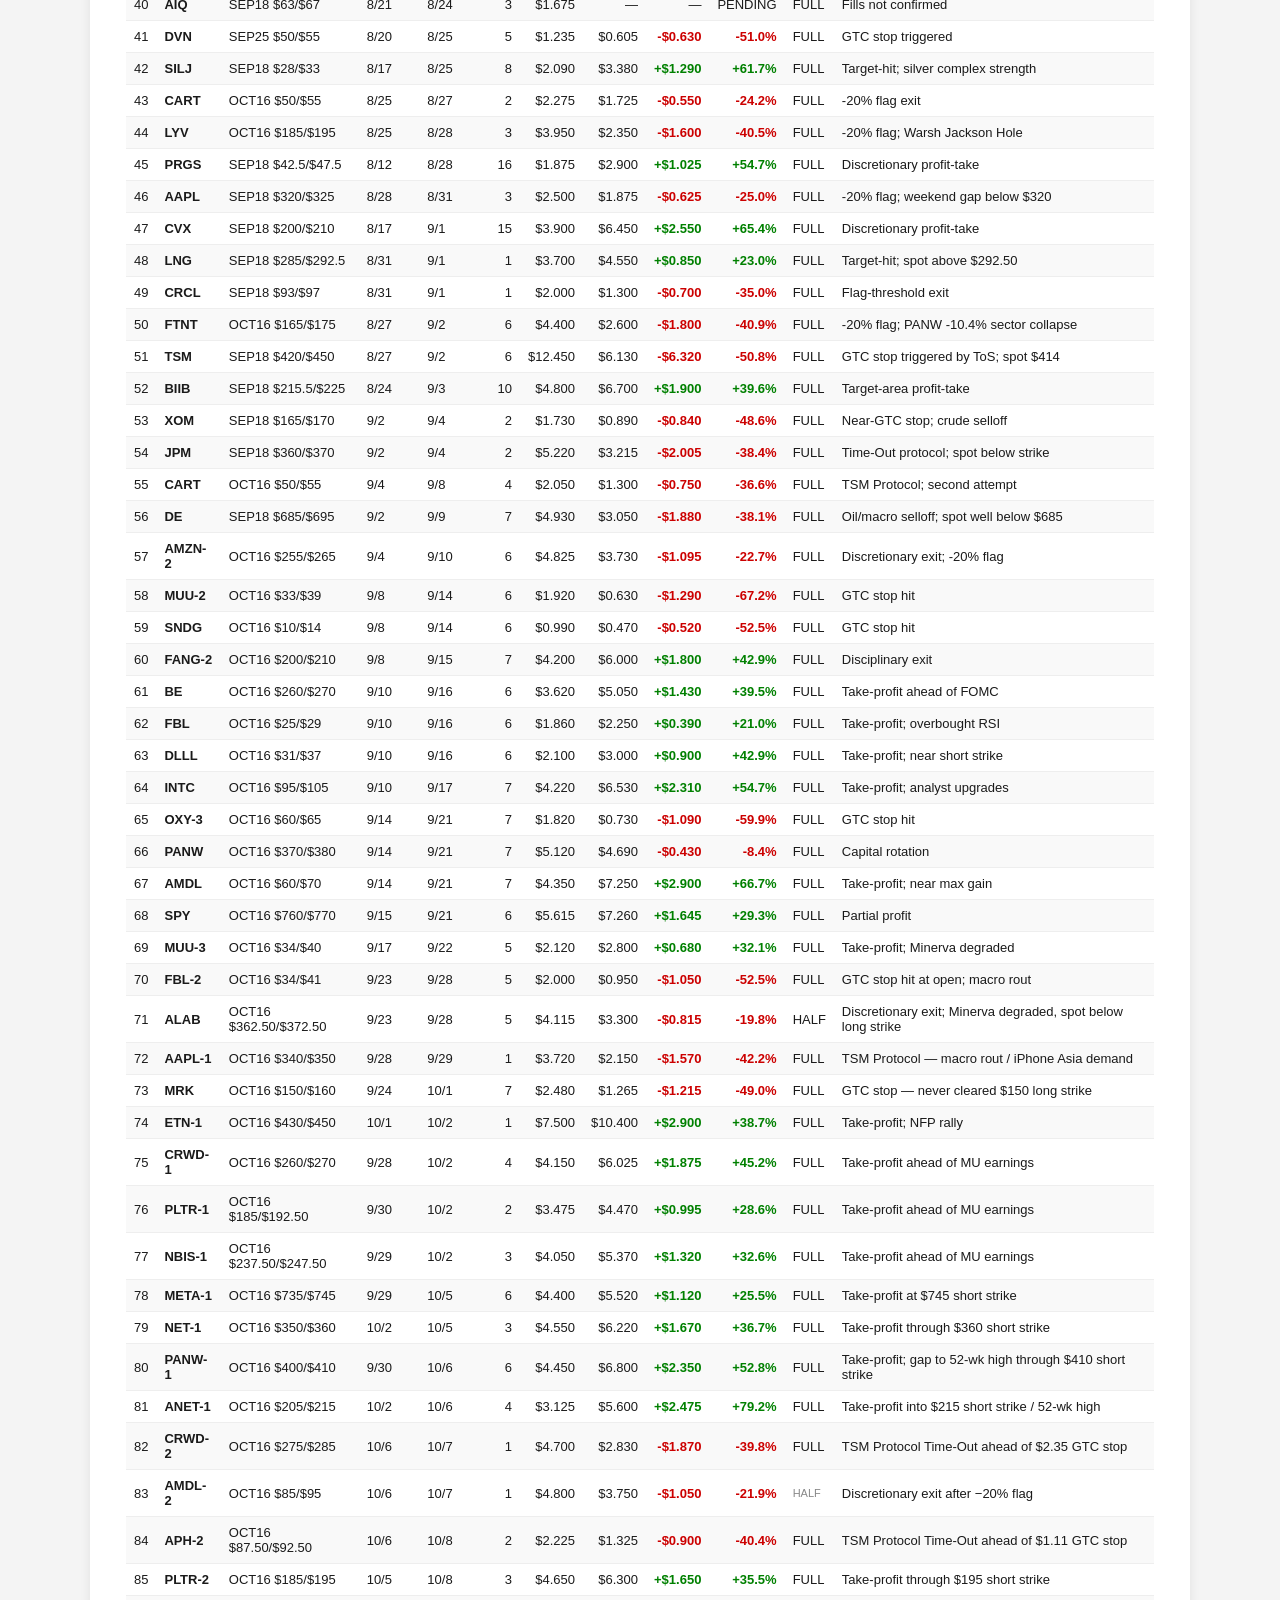
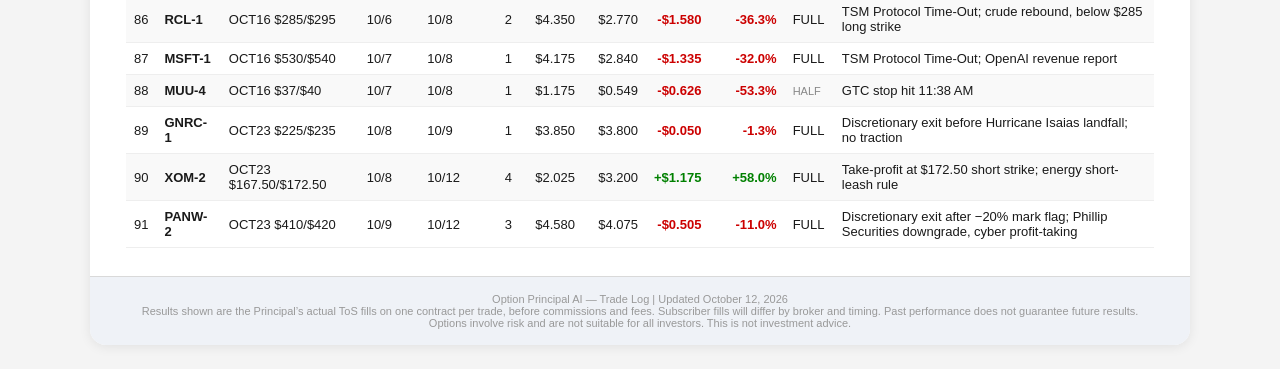
<file: website.A1/trade-log-complete.html>
<!DOCTYPE html>
<html>
<head>
<meta charset="UTF-8">
<title>Option Principal AI &mdash; Complete Trade Log</title>
<style>
 body { font-family: Arial, sans-serif; background: #f4f4f4; margin: 0; padding: 24px; color: #1a1a1a; }
 .container { max-width: 1100px; margin: 0 auto; background: #fff; border-radius: 16px; overflow: hidden; box-shadow: 0 2px 12px rgba(0,0,0,0.08); }
 .masthead { background: #0b1f3a; padding: 28px 36px; text-align: center; }
 .masthead h1 { color: #fff; font-size: 22px; letter-spacing: 2px; margin: 0; }
 .masthead p { color: #c9a227; font-size: 13px; margin: 6px 0 0 0; letter-spacing: 1px; }
 .gold-bar { background: #c9a227; height: 4px; }
 .section { padding: 28px 36px; }
 .section-title { font-size: 13px; font-weight: bold; letter-spacing: 2px; color: #0b1f3a; border-bottom: 2px solid #0b1f3a; padding-bottom: 6px; margin-bottom: 16px; }
 table { width: 100%; border-collapse: collapse; font-size: 13px; }
 th { background: #0b1f3a; color: #c9a227; padding: 9px 8px; text-align: left; font-size: 12px; }
 th.right, td.right { text-align: right; }
 td { padding: 8px 8px; border-bottom: 1px solid #eeeeee; }
 tr:nth-child(even) td { background: #f9f9f9; }
 .win { color: #008000; font-weight: bold; }
 .loss { color: #cc0000; font-weight: bold; }
 .half { color: #888; font-size: 11px; }
 .week-block { margin-bottom: 28px; }
 .week-title { background: #f7f3e8; border-left: 4px solid #c9a227; padding: 10px 14px; font-weight: bold; color: #0b1f3a; margin-bottom: 0; font-size: 14px; }
 .week-header { background: #f7f3e8; border-left: 4px solid #c9a227; padding: 10px 14px; font-weight: bold; color: #0b1f3a; margin-bottom: 0; font-size: 14px; }
 .week-summary { background: #eff2f7; padding: 10px 14px; font-size: 13px; border-top: 1px solid #d9d9d9; }
 .week-summary span { margin-right: 20px; }
 .stat-grid { display: grid; grid-template-columns: repeat(4, 1fr); gap: 16px; margin-bottom: 28px; }
 .stat-box { background: #f7f3e8; border: 1px solid #e0d9c8; border-radius: 10px; padding: 16px 18px; text-align: center; }
 .stat-box .val { font-size: 26px; font-weight: bold; color: #0b1f3a; }
 .stat-box .lbl { font-size: 12px; color: #888; margin-top: 4px; letter-spacing: 1px; }
 .footer { background: #eff2f7; border-top: 1px solid #d9d9d9; padding: 16px 36px; font-size: 11px; color: #999; text-align: center; }
 .open-tag { background: #e8f5e9; color: #2e7d32; font-size: 11px; padding: 2px 7px; border-radius: 8px; font-weight: bold; }
 .note { font-size: 11px; color: #888; }
 .site-nav { display:flex; gap:8px; justify-content:center; padding:14px 36px 0 36px; flex-wrap:wrap; }
 .site-nav a { font-size:12px; font-weight:bold; letter-spacing:1px; text-decoration:none; color:#0b1f3a; border:1px solid #0b1f3a; border-radius:999px; padding:7px 16px; }
 .site-nav a.active { background:#0b1f3a; color:#c9a227; }
 .subhead { font-size:12px; color:#888; margin:-8px 0 14px 0; }
 @media (max-width: 760px) { .stat-grid { grid-template-columns: repeat(2, 1fr); } .section { padding: 20px 16px; } body { padding: 12px; } .tbl-wrap { overflow-x:auto; } }
</style>
</head>
<body>
<div class="container">

<div class="masthead">
<h1>** OPTION PRINCIPAL AI **</h1>
<p>TRADE LOG &amp; WEEKLY P&amp;L | UPDATED OCTOBER 12, 2026</p>
</div>
<div class="gold-bar"></div>
<div class="site-nav"><a href="trade-log-complete.html" class="active">COMPLETE TRADE LOG</a></div>

<div class="section" style="padding-top:20px;">
<div class="section-title">COMPLETE TRADE LOG</div>
<div class="tbl-wrap"><table>
<thead>
<tr>
<th>#</th><th>Ticker</th><th>Strikes / Expiry</th><th>Opened</th><th>Closed</th>
<th class="right">Days</th><th class="right">Entry</th><th class="right">Exit</th>
<th class="right">P/L $</th><th class="right">P/L %</th><th>Size</th><th>Exit Reason</th>
</tr>
</thead>
<tbody>
<tr><td>1</td><td><strong>GD</strong></td><td>AUG21 $360/$380</td><td>7/20</td><td>7/20</td><td class="right">0</td><td class="right">$8.750</td><td class="right">$11.900</td><td class="right win">+$3.150</td><td class="right win">+36.0%</td><td>FULL</td><td>Target hit</td></tr>
<tr><td>2</td><td><strong>CRWD</strong></td><td>AUG21 $205/$220</td><td>7/17</td><td>7/21</td><td class="right">4</td><td class="right">$5.900</td><td class="right">$4.200</td><td class="right loss">-$1.700</td><td class="right loss">-28.8%</td><td>FULL</td><td>Stop</td></tr>
<tr><td>3</td><td><strong>FANG</strong></td><td>AUG21 $195/$205</td><td>7/13</td><td>7/22</td><td class="right">9</td><td class="right">$4.630</td><td class="right">$7.850</td><td class="right win">+$3.220</td><td class="right win">+69.5%</td><td>FULL</td><td>Target hit</td></tr>
<tr><td>4</td><td><strong>LNG</strong></td><td>AUG21 $250/$270</td><td>7/16</td><td>7/23</td><td class="right">7</td><td class="right">$9.850</td><td class="right">$13.350</td><td class="right win">+$3.500</td><td class="right win">+35.5%</td><td>FULL</td><td>Target-area</td></tr>
<tr><td>5</td><td><strong>UNH</strong></td><td>AUG21 $435/$445</td><td>7/21</td><td>7/23</td><td class="right">2</td><td class="right">$4.600</td><td class="right">$3.000</td><td class="right loss">-$1.600</td><td class="right loss">-34.8%</td><td>FULL</td><td>Chart-stop</td></tr>
<tr><td>6</td><td><strong>EOG</strong></td><td>AUG21 energy spread</td><td>7/21</td><td>7/27</td><td class="right">6</td><td class="right">$3.950</td><td class="right">$3.900</td><td class="right loss">-$0.050</td><td class="right loss">-1.3%</td><td>FULL</td><td>Scratch &mdash; Iran</td></tr>
<tr><td>7</td><td><strong>XLF</strong></td><td>AUG21 financial spread</td><td>7/24</td><td>7/28</td><td class="right">4</td><td class="right">$1.480</td><td class="right">$0.700</td><td class="right loss">-$0.780</td><td class="right loss">-52.7%</td><td>FULL</td><td>GTC stop</td></tr>
<tr><td>8</td><td><strong>KRE</strong></td><td>AUG21 bank spread</td><td>7/24</td><td>7/28</td><td class="right">4</td><td class="right">$2.165</td><td class="right">$1.000</td><td class="right loss">-$1.165</td><td class="right loss">-53.8%</td><td>FULL</td><td>GTC stop</td></tr>
<tr><td>9</td><td><strong>HON</strong></td><td>AUG21 $250/$265</td><td>7/28</td><td>7/29</td><td class="right">1</td><td class="right">$5.025</td><td class="right">$3.075</td><td class="right loss">-$1.950</td><td class="right loss">-38.8%</td><td>FULL</td><td>Manual above stop</td></tr>
<tr><td>10</td><td><strong>SCHW</strong></td><td>AUG21 $100/$105</td><td>7/24</td><td>7/29</td><td class="right">5</td><td class="right">$2.415</td><td class="right">$3.675</td><td class="right win">+$1.260</td><td class="right win">+52.2%</td><td>FULL</td><td>Target hit</td></tr>
<tr><td>11</td><td><strong>SQQQ</strong></td><td>AUG21 $43/$46</td><td>7/23</td><td>7/29</td><td class="right">6</td><td class="right">$1.005</td><td class="right">$1.525</td><td class="right win">+$0.520</td><td class="right win">+51.7%</td><td class="half">HALF</td><td>Target hit</td></tr>
<tr><td>12</td><td><strong>DDOG</strong></td><td>AUG21 $255/$270</td><td>7/27</td><td>7/29</td><td class="right">2</td><td class="right">$5.975</td><td class="right">$7.900</td><td class="right win">+$1.925</td><td class="right win">+32.2%</td><td>FULL</td><td>Target hit</td></tr>
<tr><td>13</td><td><strong>SQQQ</strong></td><td>AUG21 $49/$52</td><td>7/29</td><td>7/30</td><td class="right">1</td><td class="right">$0.925</td><td class="right">$0.420</td><td class="right loss">-$0.505</td><td class="right loss">-54.6%</td><td class="half">HALF</td><td>GTC stop</td></tr>
<tr><td>14</td><td><strong>JPM</strong></td><td>AUG21 $350/$360</td><td>7/30</td><td>8/4</td><td class="right">5</td><td class="right">$4.550</td><td class="right">$6.730</td><td class="right win">+$2.180</td><td class="right win">+47.9%</td><td>FULL</td><td>Target hit</td></tr>
<tr><td>15</td><td><strong>XLE</strong></td><td>AUG21 $58/$61</td><td>7/29</td><td>8/4</td><td class="right">6</td><td class="right">$1.240</td><td class="right">$1.175</td><td class="right loss">-$0.065</td><td class="right loss">-5.2%</td><td>FULL</td><td>Thesis-driven exit</td></tr>
<tr><td>16</td><td><strong>HACK</strong></td><td>AUG21 $106/$110</td><td>8/3</td><td>8/4</td><td class="right">1</td><td class="right">$1.900</td><td class="right">$2.950</td><td class="right win">+$1.050</td><td class="right win">+55.3%</td><td>FULL</td><td>Target hit</td></tr>
<tr><td>17</td><td><strong>RTX</strong></td><td>AUG21 $215/$220</td><td>8/3</td><td>8/5</td><td class="right">2</td><td class="right">$2.450</td><td class="right">$2.350</td><td class="right loss">-$0.100</td><td class="right loss">-4.1%</td><td>FULL</td><td>Bad fill MTC</td></tr>
<tr><td>18</td><td><strong>AMBA</strong></td><td>AUG21 $82.5/$90</td><td>8/4</td><td>8/7</td><td class="right">3</td><td class="right">$2.850</td><td class="right">$4.400</td><td class="right win">+$1.550</td><td class="right win">+54.4%</td><td>FULL</td><td>Target-area exit</td></tr>
<tr><td>19</td><td><strong>HWM</strong></td><td>AUG21 $285/$300</td><td>7/28</td><td>8/6</td><td class="right">9</td><td class="right">$6.050</td><td class="right">$7.450</td><td class="right win">+$1.400</td><td class="right win">+23.1%</td><td>FULL</td><td>Target-area exit</td></tr>
<tr><td>20</td><td><strong>NVDA</strong></td><td>AUG21 $225/$235</td><td>8/6</td><td>8/10</td><td class="right">4</td><td class="right">$2.555</td><td class="right">$2.815</td><td class="right win">+$0.260</td><td class="right win">+10.2%</td><td>FULL</td><td>Closed for gain</td></tr>
<tr><td>21</td><td><strong>LMT</strong></td><td>AUG21 $600/$615</td><td>8/6</td><td>8/11</td><td class="right">5</td><td class="right">$2.700</td><td class="right">$4.650</td><td class="right win">+$1.950</td><td class="right win">+72.2%</td><td>FULL</td><td>Locked in gains</td></tr>
<tr><td>22</td><td><strong>FCX</strong></td><td>AUG21 $68/$74</td><td>8/5</td><td>8/12</td><td class="right">7</td><td class="right">$2.530</td><td class="right">$2.005</td><td class="right loss">-$0.525</td><td class="right loss">-20.8%</td><td>FULL</td><td>-20% flag exit</td></tr>
<tr><td>23</td><td><strong>DLR</strong></td><td>AUG21 $195/$202.5</td><td>8/7</td><td>8/11</td><td class="right">4</td><td class="right">$2.050</td><td class="right">$1.010</td><td class="right loss">-$1.040</td><td class="right loss">-50.7%</td><td>FULL</td><td>GTC stop</td></tr>
<tr><td>24</td><td><strong>COST</strong></td><td>AUG21 $952.5/$962.5</td><td>7/30</td><td>8/11</td><td class="right">12</td><td class="right">$3.650</td><td class="right">$3.150</td><td class="right loss">-$0.500</td><td class="right loss">-13.7%</td><td>FULL</td><td>Technical downgrade</td></tr>
<tr><td>25</td><td><strong>AMZN</strong></td><td>AUG21 $285/$295</td><td>8/10</td><td>8/11</td><td class="right">1</td><td class="right">$2.480</td><td class="right">$1.180</td><td class="right loss">-$1.300</td><td class="right loss">-52.4%</td><td>FULL</td><td>GTC stop</td></tr>
<tr><td>26</td><td><strong>GD</strong></td><td>AUG21 $397.5/$410</td><td>8/11</td><td>8/13</td><td class="right">2</td><td class="right">$2.450</td><td class="right">$1.050</td><td class="right loss">-$1.400</td><td class="right loss">-57.1%</td><td>FULL</td><td>Discretionary exit</td></tr>
<tr><td>27</td><td><strong>SQQQ</strong></td><td>AUG21 $38/$42</td><td>8/11</td><td>8/13</td><td class="right">2</td><td class="right">$0.975</td><td class="right">$0.451</td><td class="right loss">-$0.524</td><td class="right loss">-53.7%</td><td class="half">HALF</td><td>GTC stop</td></tr>
<tr><td>28</td><td><strong>APH</strong></td><td>AUG21 $170/$180</td><td>8/10</td><td>8/14</td><td class="right">4</td><td class="right">$3.425</td><td class="right">$2.225</td><td class="right loss">-$1.200</td><td class="right loss">-35.0%</td><td>FULL</td><td>-20% flag exit</td></tr>
<tr><td>29</td><td><strong>SCHW</strong></td><td>AUG21 $105/$110</td><td>8/4</td><td>8/14</td><td class="right">10</td><td class="right">$2.095</td><td class="right">$3.980</td><td class="right win">+$1.885</td><td class="right win">+90.0%</td><td>FULL</td><td>Target hit</td></tr>
<tr><td>30</td><td><strong>OXY</strong></td><td>AUG21 $58/$61</td><td>8/10</td><td>8/17</td><td class="right">7</td><td class="right">$1.150</td><td class="right">$0.911</td><td class="right loss">-$0.240</td><td class="right loss">-20.8%</td><td>FULL</td><td>-20% flag exit</td></tr>
<tr><td>31</td><td><strong>MUU</strong></td><td>AUG21 $32/$35</td><td>8/13</td><td>8/17</td><td class="right">4</td><td class="right">$0.950</td><td class="right">$2.050</td><td class="right win">+$1.100</td><td class="right win">+115.8%</td><td>FULL</td><td>Max gain / target</td></tr>
<tr><td>32</td><td><strong>JPM</strong></td><td>AUG21 $362.5/$367.5</td><td>8/13</td><td>8/17</td><td class="right">4</td><td class="right">$2.180</td><td class="right">$1.795</td><td class="right loss">-$0.385</td><td class="right loss">-17.7%</td><td>FULL</td><td>-20% flag exit</td></tr>
<tr><td>33</td><td><strong>ITA</strong></td><td>SEP18 $255/$265</td><td>8/14</td><td>8/19</td><td class="right">5</td><td class="right">$3.150</td><td class="right">$2.100</td><td class="right loss">-$1.050</td><td class="right loss">-33.3%</td><td>FULL</td><td>-20% flag exit</td></tr>
<tr><td>34</td><td><strong>NVDA</strong></td><td>SEP18 $230/$245</td><td>8/12</td><td>8/18</td><td class="right">6</td><td class="right">$4.575</td><td class="right">$3.435</td><td class="right loss">-$1.140</td><td class="right loss">-24.9%</td><td>FULL</td><td>-20% flag exit</td></tr>
<tr><td>35</td><td><strong>TSLA</strong></td><td>SEP18 $335P/$320P</td><td>8/14</td><td>8/20</td><td class="right">6</td><td class="right">$5.675</td><td class="right">$5.325</td><td class="right loss">-$0.350</td><td class="right loss">-6.2%</td><td>FULL</td><td>Thesis invalidated &mdash; Cybercab catalyst</td></tr>
<tr><td>36</td><td><strong>CSX</strong></td><td>SEP18 $50/$52.5</td><td>8/18</td><td>8/20</td><td class="right">2</td><td class="right">$0.825</td><td class="right">$1.275</td><td class="right win">+$0.450</td><td class="right win">+54.5%</td><td>FULL</td><td>Target-area hit</td></tr>
<tr><td>37</td><td><strong>GD</strong></td><td>SEP18 $400/$410</td><td>8/19</td><td>8/21</td><td class="right">2</td><td class="right">$3.775</td><td class="right">$2.000</td><td class="right loss">-$1.775</td><td class="right loss">-47.0%</td><td class="half">HALF</td><td>50% GTC stop line</td></tr>
<tr><td>38</td><td><strong>MRVL</strong></td><td>SEP18 $260/$270</td><td>8/20</td><td>8/21</td><td class="right">1</td><td class="right">$3.175</td><td class="right">$2.550</td><td class="right loss">-$0.625</td><td class="right loss">-19.7%</td><td>FULL</td><td>Ahead of earnings &mdash; sector weakness</td></tr>
<tr><td>39</td><td><strong>NVDA</strong></td><td>SEP18 $215/$225</td><td>8/21</td><td>8/24</td><td class="right">3</td><td class="right">$4.250</td><td class="right">$3.235</td><td class="right loss">-$1.015</td><td class="right loss">-23.9%</td><td>FULL</td><td>-20% flag; ahead of 8/26 earnings</td></tr>
<tr><td>40</td><td><strong>AIQ</strong></td><td>SEP18 $63/$67</td><td>8/21</td><td>8/24</td><td class="right">3</td><td class="right">$1.675</td><td class="right">&mdash;</td><td class="right">&mdash;</td><td class="right">PENDING</td><td>FULL</td><td>Fills not confirmed</td></tr>
<tr><td>41</td><td><strong>DVN</strong></td><td>SEP25 $50/$55</td><td>8/20</td><td>8/25</td><td class="right">5</td><td class="right">$1.235</td><td class="right">$0.605</td><td class="right loss">-$0.630</td><td class="right loss">-51.0%</td><td>FULL</td><td>GTC stop triggered</td></tr>
<tr><td>42</td><td><strong>SILJ</strong></td><td>SEP18 $28/$33</td><td>8/17</td><td>8/25</td><td class="right">8</td><td class="right">$2.090</td><td class="right">$3.380</td><td class="right win">+$1.290</td><td class="right win">+61.7%</td><td>FULL</td><td>Target-hit; silver complex strength</td></tr>
<tr><td>43</td><td><strong>CART</strong></td><td>OCT16 $50/$55</td><td>8/25</td><td>8/27</td><td class="right">2</td><td class="right">$2.275</td><td class="right">$1.725</td><td class="right loss">-$0.550</td><td class="right loss">-24.2%</td><td>FULL</td><td>-20% flag exit</td></tr>
<tr><td>44</td><td><strong>LYV</strong></td><td>OCT16 $185/$195</td><td>8/25</td><td>8/28</td><td class="right">3</td><td class="right">$3.950</td><td class="right">$2.350</td><td class="right loss">-$1.600</td><td class="right loss">-40.5%</td><td>FULL</td><td>-20% flag; Warsh Jackson Hole</td></tr>
<tr><td>45</td><td><strong>PRGS</strong></td><td>SEP18 $42.5/$47.5</td><td>8/12</td><td>8/28</td><td class="right">16</td><td class="right">$1.875</td><td class="right">$2.900</td><td class="right win">+$1.025</td><td class="right win">+54.7%</td><td>FULL</td><td>Discretionary profit-take</td></tr>
<tr><td>46</td><td><strong>AAPL</strong></td><td>SEP18 $320/$325</td><td>8/28</td><td>8/31</td><td class="right">3</td><td class="right">$2.500</td><td class="right">$1.875</td><td class="right loss">-$0.625</td><td class="right loss">-25.0%</td><td>FULL</td><td>-20% flag; weekend gap below $320</td></tr>
<tr><td>47</td><td><strong>CVX</strong></td><td>SEP18 $200/$210</td><td>8/17</td><td>9/1</td><td class="right">15</td><td class="right">$3.900</td><td class="right">$6.450</td><td class="right win">+$2.550</td><td class="right win">+65.4%</td><td>FULL</td><td>Discretionary profit-take</td></tr>
<tr><td>48</td><td><strong>LNG</strong></td><td>SEP18 $285/$292.5</td><td>8/31</td><td>9/1</td><td class="right">1</td><td class="right">$3.700</td><td class="right">$4.550</td><td class="right win">+$0.850</td><td class="right win">+23.0%</td><td>FULL</td><td>Target-hit; spot above $292.50</td></tr>
<tr><td>49</td><td><strong>CRCL</strong></td><td>SEP18 $93/$97</td><td>8/31</td><td>9/1</td><td class="right">1</td><td class="right">$2.000</td><td class="right">$1.300</td><td class="right loss">-$0.700</td><td class="right loss">-35.0%</td><td>FULL</td><td>Flag-threshold exit</td></tr>
<tr><td>50</td><td><strong>FTNT</strong></td><td>OCT16 $165/$175</td><td>8/27</td><td>9/2</td><td class="right">6</td><td class="right">$4.400</td><td class="right">$2.600</td><td class="right loss">-$1.800</td><td class="right loss">-40.9%</td><td>FULL</td><td>-20% flag; PANW -10.4% sector collapse</td></tr>
<tr><td>51</td><td><strong>TSM</strong></td><td>SEP18 $420/$450</td><td>8/27</td><td>9/2</td><td class="right">6</td><td class="right">$12.450</td><td class="right">$6.130</td><td class="right loss">-$6.320</td><td class="right loss">-50.8%</td><td>FULL</td><td>GTC stop triggered by ToS; spot $414</td></tr>
<tr><td>52</td><td><strong>BIIB</strong></td><td>SEP18 $215.5/$225</td><td>8/24</td><td>9/3</td><td class="right">10</td><td class="right">$4.800</td><td class="right">$6.700</td><td class="right win">+$1.900</td><td class="right win">+39.6%</td><td>FULL</td><td>Target-area profit-take</td></tr>
<tr><td>53</td><td><strong>XOM</strong></td><td>SEP18 $165/$170</td><td>9/2</td><td>9/4</td><td class="right">2</td><td class="right">$1.730</td><td class="right">$0.890</td><td class="right loss">-$0.840</td><td class="right loss">-48.6%</td><td>FULL</td><td>Near-GTC stop; crude selloff</td></tr>
<tr><td>54</td><td><strong>JPM</strong></td><td>SEP18 $360/$370</td><td>9/2</td><td>9/4</td><td class="right">2</td><td class="right">$5.220</td><td class="right">$3.215</td><td class="right loss">-$2.005</td><td class="right loss">-38.4%</td><td>FULL</td><td>Time-Out protocol; spot below strike</td></tr>
<tr><td>55</td><td><strong>CART</strong></td><td>OCT16 $50/$55</td><td>9/4</td><td>9/8</td><td class="right">4</td><td class="right">$2.050</td><td class="right">$1.300</td><td class="right loss">-$0.750</td><td class="right loss">-36.6%</td><td>FULL</td><td>TSM Protocol; second attempt</td></tr>
<tr><td>56</td><td><strong>DE</strong></td><td>SEP18 $685/$695</td><td>9/2</td><td>9/9</td><td class="right">7</td><td class="right">$4.930</td><td class="right">$3.050</td><td class="right loss">-$1.880</td><td class="right loss">-38.1%</td><td>FULL</td><td>Oil/macro selloff; spot well below $685</td></tr>
<tr><td>57</td><td><strong>AMZN-2</strong></td><td>OCT16 $255/$265</td><td>9/4</td><td>9/10</td><td class="right">6</td><td class="right">$4.825</td><td class="right">$3.730</td><td class="right loss">-$1.095</td><td class="right loss">-22.7%</td><td>FULL</td><td>Discretionary exit; -20% flag</td></tr>
<tr><td>58</td><td><strong>MUU-2</strong></td><td>OCT16 $33/$39</td><td>9/8</td><td>9/14</td><td class="right">6</td><td class="right">$1.920</td><td class="right">$0.630</td><td class="right loss">-$1.290</td><td class="right loss">-67.2%</td><td>FULL</td><td>GTC stop hit</td></tr>
<tr><td>59</td><td><strong>SNDG</strong></td><td>OCT16 $10/$14</td><td>9/8</td><td>9/14</td><td class="right">6</td><td class="right">$0.990</td><td class="right">$0.470</td><td class="right loss">-$0.520</td><td class="right loss">-52.5%</td><td>FULL</td><td>GTC stop hit</td></tr>
<tr><td>60</td><td><strong>FANG-2</strong></td><td>OCT16 $200/$210</td><td>9/8</td><td>9/15</td><td class="right">7</td><td class="right">$4.200</td><td class="right">$6.000</td><td class="right win">+$1.800</td><td class="right win">+42.9%</td><td>FULL</td><td>Disciplinary exit</td></tr>
<tr><td>61</td><td><strong>BE</strong></td><td>OCT16 $260/$270</td><td>9/10</td><td>9/16</td><td class="right">6</td><td class="right">$3.620</td><td class="right">$5.050</td><td class="right win">+$1.430</td><td class="right win">+39.5%</td><td>FULL</td><td>Take-profit ahead of FOMC</td></tr>
<tr><td>62</td><td><strong>FBL</strong></td><td>OCT16 $25/$29</td><td>9/10</td><td>9/16</td><td class="right">6</td><td class="right">$1.860</td><td class="right">$2.250</td><td class="right win">+$0.390</td><td class="right win">+21.0%</td><td>FULL</td><td>Take-profit; overbought RSI</td></tr>
<tr><td>63</td><td><strong>DLLL</strong></td><td>OCT16 $31/$37</td><td>9/10</td><td>9/16</td><td class="right">6</td><td class="right">$2.100</td><td class="right">$3.000</td><td class="right win">+$0.900</td><td class="right win">+42.9%</td><td>FULL</td><td>Take-profit; near short strike</td></tr>
<tr><td>64</td><td><strong>INTC</strong></td><td>OCT16 $95/$105</td><td>9/10</td><td>9/17</td><td class="right">7</td><td class="right">$4.220</td><td class="right">$6.530</td><td class="right win">+$2.310</td><td class="right win">+54.7%</td><td>FULL</td><td>Take-profit; analyst upgrades</td></tr>
<tr><td>65</td><td><strong>OXY-3</strong></td><td>OCT16 $60/$65</td><td>9/14</td><td>9/21</td><td class="right">7</td><td class="right">$1.820</td><td class="right">$0.730</td><td class="right loss">-$1.090</td><td class="right loss">-59.9%</td><td>FULL</td><td>GTC stop hit</td></tr>
<tr><td>66</td><td><strong>PANW</strong></td><td>OCT16 $370/$380</td><td>9/14</td><td>9/21</td><td class="right">7</td><td class="right">$5.120</td><td class="right">$4.690</td><td class="right loss">-$0.430</td><td class="right loss">-8.4%</td><td>FULL</td><td>Capital rotation</td></tr>
<tr><td>67</td><td><strong>AMDL</strong></td><td>OCT16 $60/$70</td><td>9/14</td><td>9/21</td><td class="right">7</td><td class="right">$4.350</td><td class="right">$7.250</td><td class="right win">+$2.900</td><td class="right win">+66.7%</td><td>FULL</td><td>Take-profit; near max gain</td></tr>
<tr><td>68</td><td><strong>SPY</strong></td><td>OCT16 $760/$770</td><td>9/15</td><td>9/21</td><td class="right">6</td><td class="right">$5.615</td><td class="right">$7.260</td><td class="right win">+$1.645</td><td class="right win">+29.3%</td><td>FULL</td><td>Partial profit</td></tr>
<tr><td>69</td><td><strong>MUU-3</strong></td><td>OCT16 $34/$40</td><td>9/17</td><td>9/22</td><td class="right">5</td><td class="right">$2.120</td><td class="right">$2.800</td><td class="right win">+$0.680</td><td class="right win">+32.1%</td><td>FULL</td><td>Take-profit; Minerva degraded</td></tr>
<tr><td>70</td><td><strong>FBL-2</strong></td><td>OCT16 $34/$41</td><td>9/23</td><td>9/28</td><td class="right">5</td><td class="right">$2.000</td><td class="right">$0.950</td><td class="right loss">-$1.050</td><td class="right loss">-52.5%</td><td>FULL</td><td>GTC stop hit at open; macro rout</td></tr>
<tr><td>71</td><td><strong>ALAB</strong></td><td>OCT16 $362.50/$372.50</td><td>9/23</td><td>9/28</td><td class="right">5</td><td class="right">$4.115</td><td class="right">$3.300</td><td class="right loss">-$0.815</td><td class="right loss">-19.8%</td><td>HALF</td><td>Discretionary exit; Minerva degraded, spot below long strike</td></tr>
<tr><td>72</td><td><strong>AAPL-1</strong></td><td>OCT16 $340/$350</td><td>9/28</td><td>9/29</td><td class="right">1</td><td class="right">$3.720</td><td class="right">$2.150</td><td class="right loss">-$1.570</td><td class="right loss">-42.2%</td><td>FULL</td><td>TSM Protocol &mdash; macro rout / iPhone Asia demand</td></tr>
<tr><td>73</td><td><strong>MRK</strong></td><td>OCT16 $150/$160</td><td>9/24</td><td>10/1</td><td class="right">7</td><td class="right">$2.480</td><td class="right">$1.265</td><td class="right loss">-$1.215</td><td class="right loss">-49.0%</td><td>FULL</td><td>GTC stop &mdash; never cleared $150 long strike</td></tr>
<tr><td>74</td><td><strong>ETN-1</strong></td><td>OCT16 $430/$450</td><td>10/1</td><td>10/2</td><td class="right">1</td><td class="right">$7.500</td><td class="right">$10.400</td><td class="right win">+$2.900</td><td class="right win">+38.7%</td><td>FULL</td><td>Take-profit; NFP rally</td></tr>
<tr><td>75</td><td><strong>CRWD-1</strong></td><td>OCT16 $260/$270</td><td>9/28</td><td>10/2</td><td class="right">4</td><td class="right">$4.150</td><td class="right">$6.025</td><td class="right win">+$1.875</td><td class="right win">+45.2%</td><td>FULL</td><td>Take-profit ahead of MU earnings</td></tr>
<tr><td>76</td><td><strong>PLTR-1</strong></td><td>OCT16 $185/$192.50</td><td>9/30</td><td>10/2</td><td class="right">2</td><td class="right">$3.475</td><td class="right">$4.470</td><td class="right win">+$0.995</td><td class="right win">+28.6%</td><td>FULL</td><td>Take-profit ahead of MU earnings</td></tr>
<tr><td>77</td><td><strong>NBIS-1</strong></td><td>OCT16 $237.50/$247.50</td><td>9/29</td><td>10/2</td><td class="right">3</td><td class="right">$4.050</td><td class="right">$5.370</td><td class="right win">+$1.320</td><td class="right win">+32.6%</td><td>FULL</td><td>Take-profit ahead of MU earnings</td></tr>
<tr><td>78</td><td><strong>META-1</strong></td><td>OCT16 $735/$745</td><td>9/29</td><td>10/5</td><td class="right">6</td><td class="right">$4.400</td><td class="right">$5.520</td><td class="right win">+$1.120</td><td class="right win">+25.5%</td><td>FULL</td><td>Take-profit at $745 short strike</td></tr>
<tr><td>79</td><td><strong>NET-1</strong></td><td>OCT16 $350/$360</td><td>10/2</td><td>10/5</td><td class="right">3</td><td class="right">$4.550</td><td class="right">$6.220</td><td class="right win">+$1.670</td><td class="right win">+36.7%</td><td>FULL</td><td>Take-profit through $360 short strike</td></tr>
<tr><td>80</td><td><strong>PANW-1</strong></td><td>OCT16 $400/$410</td><td>9/30</td><td>10/6</td><td class="right">6</td><td class="right">$4.450</td><td class="right">$6.800</td><td class="right win">+$2.350</td><td class="right win">+52.8%</td><td>FULL</td><td>Take-profit; gap to 52-wk high through $410 short strike</td></tr>
<tr><td>81</td><td><strong>ANET-1</strong></td><td>OCT16 $205/$215</td><td>10/2</td><td>10/6</td><td class="right">4</td><td class="right">$3.125</td><td class="right">$5.600</td><td class="right win">+$2.475</td><td class="right win">+79.2%</td><td>FULL</td><td>Take-profit into $215 short strike / 52-wk high</td></tr>
<tr><td>82</td><td><strong>CRWD-2</strong></td><td>OCT16 $275/$285</td><td>10/6</td><td>10/7</td><td class="right">1</td><td class="right">$4.700</td><td class="right">$2.830</td><td class="right loss">-$1.870</td><td class="right loss">-39.8%</td><td>FULL</td><td>TSM Protocol Time-Out ahead of $2.35 GTC stop</td></tr>
<tr><td>83</td><td><strong>AMDL-2</strong></td><td>OCT16 $85/$95</td><td>10/6</td><td>10/7</td><td class="right">1</td><td class="right">$4.800</td><td class="right">$3.750</td><td class="right loss">-$1.050</td><td class="right loss">-21.9%</td><td class="half">HALF</td><td>Discretionary exit after &minus;20% flag</td></tr>
<tr><td>84</td><td><strong>APH-2</strong></td><td>OCT16 $87.50/$92.50</td><td>10/6</td><td>10/8</td><td class="right">2</td><td class="right">$2.225</td><td class="right">$1.325</td><td class="right loss">-$0.900</td><td class="right loss">-40.4%</td><td>FULL</td><td>TSM Protocol Time-Out ahead of $1.11 GTC stop</td></tr>
<tr><td>85</td><td><strong>PLTR-2</strong></td><td>OCT16 $185/$195</td><td>10/5</td><td>10/8</td><td class="right">3</td><td class="right">$4.650</td><td class="right">$6.300</td><td class="right win">+$1.650</td><td class="right win">+35.5%</td><td>FULL</td><td>Take-profit through $195 short strike</td></tr>
<tr><td>86</td><td><strong>RCL-1</strong></td><td>OCT16 $285/$295</td><td>10/6</td><td>10/8</td><td class="right">2</td><td class="right">$4.350</td><td class="right">$2.770</td><td class="right loss">-$1.580</td><td class="right loss">-36.3%</td><td>FULL</td><td>TSM Protocol Time-Out; crude rebound, below $285 long strike</td></tr>
<tr><td>87</td><td><strong>MSFT-1</strong></td><td>OCT16 $530/$540</td><td>10/7</td><td>10/8</td><td class="right">1</td><td class="right">$4.175</td><td class="right">$2.840</td><td class="right loss">-$1.335</td><td class="right loss">-32.0%</td><td>FULL</td><td>TSM Protocol Time-Out; OpenAI revenue report</td></tr>
<tr><td>88</td><td><strong>MUU-4</strong></td><td>OCT16 $37/$40</td><td>10/7</td><td>10/8</td><td class="right">1</td><td class="right">$1.175</td><td class="right">$0.549</td><td class="right loss">-$0.626</td><td class="right loss">-53.3%</td><td class="half">HALF</td><td>GTC stop hit 11:38 AM</td></tr>
<tr><td>89</td><td><strong>GNRC-1</strong></td><td>OCT23 $225/$235</td><td>10/8</td><td>10/9</td><td class="right">1</td><td class="right">$3.850</td><td class="right">$3.800</td><td class="right loss">-$0.050</td><td class="right loss">-1.3%</td><td>FULL</td><td>Discretionary exit before Hurricane Isaias landfall; no traction</td></tr>
<tr><td>90</td><td><strong>XOM-2</strong></td><td>OCT23 $167.50/$172.50</td><td>10/8</td><td>10/12</td><td class="right">4</td><td class="right">$2.025</td><td class="right">$3.200</td><td class="right win">+$1.175</td><td class="right win">+58.0%</td><td>FULL</td><td>Take-profit at $172.50 short strike; energy short-leash rule</td></tr>
<tr><td>91</td><td><strong>PANW-2</strong></td><td>OCT23 $410/$420</td><td>10/9</td><td>10/12</td><td class="right">3</td><td class="right">$4.580</td><td class="right">$4.075</td><td class="right loss">-$0.505</td><td class="right loss">-11.0%</td><td>FULL</td><td>Discretionary exit after &minus;20% mark flag; Phillip Securities downgrade, cyber profit-taking</td></tr>
</tbody>
</table></div>
</div>

<div class="footer">Option Principal AI &mdash; Trade Log | Updated October 12, 2026<br>Results shown are the Principal&rsquo;s actual ToS fills on one contract per trade, before commissions and fees. Subscriber fills will differ by broker and timing. Past performance does not guarantee future results. Options involve risk and are not suitable for all investors. This is not investment advice.</div>
</div>
</body>
</html>
</file>
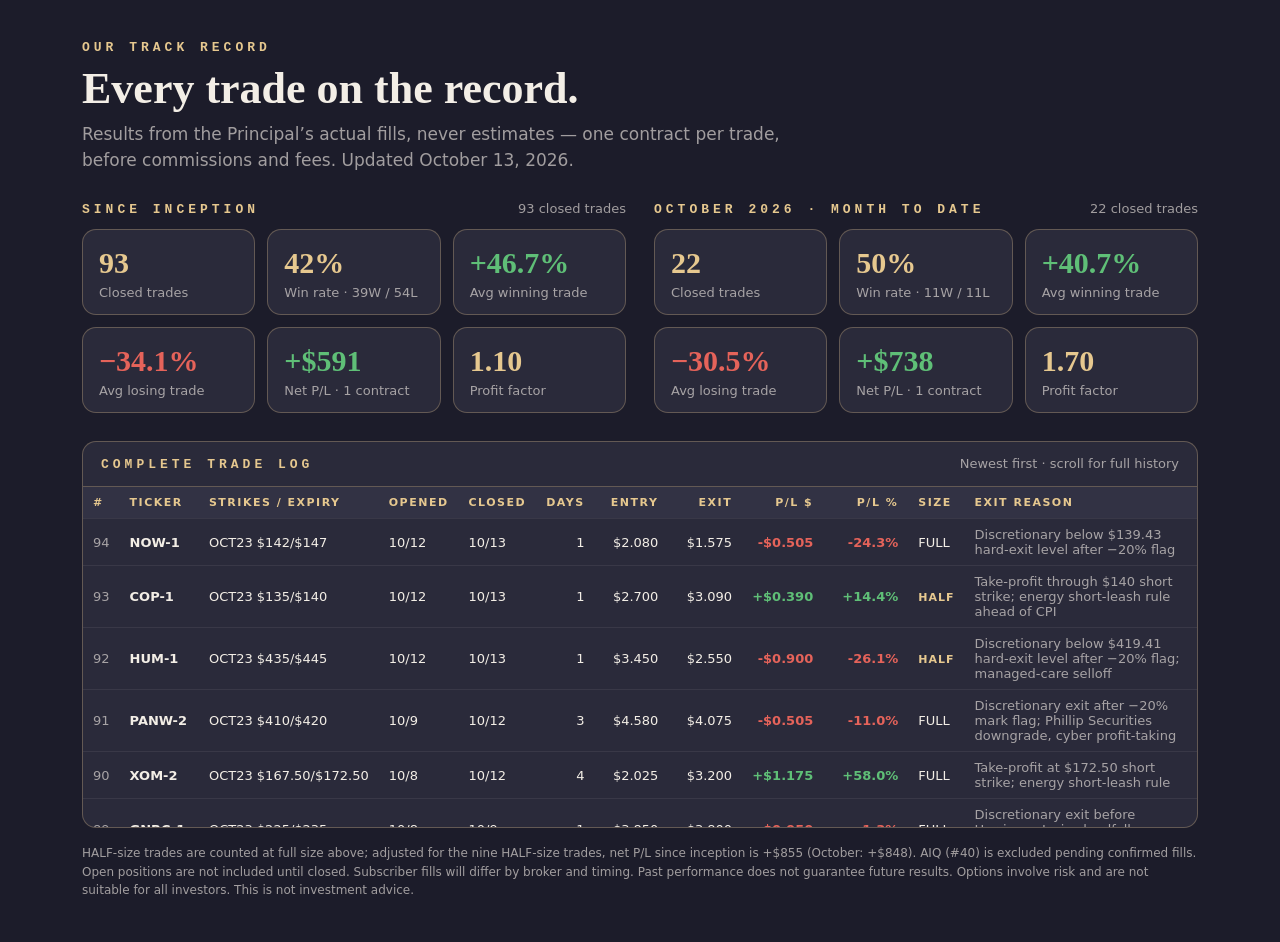
<file: website/track-record.html>
<!DOCTYPE html>
<html lang="en">
<head>
<meta charset="UTF-8">
<meta name="viewport" content="width=device-width, initial-scale=1">
<title>Option Principal AI — Track Record</title>
<style>
 :root { --gold:#e6c88f; --ink:#f3eee6; --bg:#1c1c2a; --card:#2a2a3a; --line:rgba(230,200,143,.30); --muted:rgba(243,238,230,.62); --pos:#5FBF77; --neg:#E5635A; }
 * { box-sizing:border-box; }
 body { margin:0; background:var(--bg); color:var(--ink); font-family:"Source Sans 3","Segoe UI",system-ui,sans-serif; }
 .wrap { max-width:1180px; margin:0 auto; padding:40px 32px 32px; }
 .eyebrow { font-family:ui-monospace,"SFMono-Regular",Consolas,monospace; color:var(--gold); font-size:13px; letter-spacing:4px; font-weight:700; text-transform:uppercase; }
 h1 { font-family:"Fraunces",Georgia,"Times New Roman",serif; font-size:44px; line-height:1.08; margin:10px 0 8px; font-weight:700; }
 .lede { color:var(--muted); font-size:17px; margin:0 0 28px; max-width:720px; line-height:1.55; }
 .groups { display:grid; grid-template-columns:1fr 1fr; gap:28px; margin-bottom:28px; }
 .group-head { display:flex; justify-content:space-between; align-items:baseline; margin-bottom:12px; }
 .group-head .sub { color:var(--muted); font-size:13px; }
 .grid { display:grid; grid-template-columns:repeat(3,1fr); gap:12px; }
 .stat { background:var(--card); border:1px solid var(--line); border-radius:14px; padding:16px 16px 14px; }
 .stat .val { font-family:"Fraunces",Georgia,serif; font-size:30px; font-weight:700; color:var(--gold); line-height:1.1; }
 .stat .val.pos { color:var(--pos); } .stat .val.neg { color:var(--neg); }
 .stat .lbl { color:var(--muted); font-size:13px; margin-top:6px; }
 .log { background:var(--card); border:1px solid var(--line); border-radius:14px; overflow:hidden; }
 .log-head { display:flex; justify-content:space-between; align-items:baseline; padding:14px 18px; border-bottom:1px solid var(--line); }
 .log-head .sub { color:var(--muted); font-size:13px; }
 .scroll { max-height:340px; overflow:auto; }
 table { width:100%; border-collapse:collapse; font-size:13px; min-width:900px; }
 th { position:sticky; top:0; background:#323244; color:var(--gold); text-align:left; font-weight:600; font-size:11px; letter-spacing:1.5px; text-transform:uppercase; padding:9px 10px; }
 td { padding:8px 10px; border-top:1px solid rgba(243,238,230,.07); white-space:nowrap; }
 td.note-c { white-space:normal; color:var(--muted); min-width:240px; }
 tbody tr:hover td { background:rgba(230,200,143,.06); }
 .r { text-align:right; } .num { color:var(--muted); } .tk { font-weight:700; }
 .win { color:var(--pos); font-weight:700; } .loss { color:var(--neg); font-weight:700; }
 .half { color:var(--gold); font-size:11px; font-weight:700; letter-spacing:1px; }
 .fine { color:var(--muted); font-size:12px; line-height:1.55; margin-top:16px; }
 @media (max-width:900px) { .groups { grid-template-columns:1fr; } h1 { font-size:34px; } }
 @media (max-width:520px) { .wrap { padding:28px 16px; } .grid { grid-template-columns:repeat(2,1fr); } .stat .val { font-size:24px; } }
</style>
</head>
<body>
<div class="wrap">
 <div class="eyebrow">Our Track Record</div>
 <h1>Every trade on the record.</h1>
 <p class="lede">Results from the Principal&rsquo;s actual fills, never estimates &mdash; one contract per trade, before commissions and fees. Updated October 13, 2026.</p>

 <div class="groups">
  <section>
   <div class="group-head"><div class="eyebrow">Since Inception</div><div class="sub">93 closed trades</div></div>
   <div class="grid"><div class="stat"><div class="val ">93</div><div class="lbl">Closed trades</div></div><div class="stat"><div class="val ">42%</div><div class="lbl">Win rate · 39W / 54L</div></div><div class="stat"><div class="val pos">+46.7%</div><div class="lbl">Avg winning trade</div></div><div class="stat"><div class="val neg">&minus;34.1%</div><div class="lbl">Avg losing trade</div></div><div class="stat"><div class="val pos">+$591</div><div class="lbl">Net P/L · 1 contract</div></div><div class="stat"><div class="val ">1.10</div><div class="lbl">Profit factor</div></div></div>
  </section>
  <section>
   <div class="group-head"><div class="eyebrow">October 2026 &middot; Month to Date</div><div class="sub">22 closed trades</div></div>
   <div class="grid"><div class="stat"><div class="val ">22</div><div class="lbl">Closed trades</div></div><div class="stat"><div class="val ">50%</div><div class="lbl">Win rate · 11W / 11L</div></div><div class="stat"><div class="val pos">+40.7%</div><div class="lbl">Avg winning trade</div></div><div class="stat"><div class="val neg">&minus;30.5%</div><div class="lbl">Avg losing trade</div></div><div class="stat"><div class="val pos">+$738</div><div class="lbl">Net P/L · 1 contract</div></div><div class="stat"><div class="val ">1.70</div><div class="lbl">Profit factor</div></div></div>
  </section>
 </div>

 <div class="log">
  <div class="log-head"><div class="eyebrow">Complete Trade Log</div><div class="sub">Newest first &middot; scroll for full history</div></div>
  <div class="scroll">
   <table>
    <thead><tr><th>#</th><th>Ticker</th><th>Strikes / Expiry</th><th>Opened</th><th>Closed</th><th class="r">Days</th><th class="r">Entry</th><th class="r">Exit</th><th class="r">P/L $</th><th class="r">P/L %</th><th>Size</th><th>Exit Reason</th></tr></thead>
    <tbody>
<tr><td class="num">94</td><td class="tk">NOW-1</td><td>OCT23 $142/$147</td><td>10/12</td><td>10/13</td><td class="r">1</td><td class="r">$2.080</td><td class="r">$1.575</td><td class="r loss">-$0.505</td><td class="r loss">-24.3%</td><td>FULL</td><td class="note-c">Discretionary below $139.43 hard-exit level after &minus;20% flag</td></tr>
<tr><td class="num">93</td><td class="tk">COP-1</td><td>OCT23 $135/$140</td><td>10/12</td><td>10/13</td><td class="r">1</td><td class="r">$2.700</td><td class="r">$3.090</td><td class="r win">+$0.390</td><td class="r win">+14.4%</td><td><span class="half">HALF</span></td><td class="note-c">Take-profit through $140 short strike; energy short-leash rule ahead of CPI</td></tr>
<tr><td class="num">92</td><td class="tk">HUM-1</td><td>OCT23 $435/$445</td><td>10/12</td><td>10/13</td><td class="r">1</td><td class="r">$3.450</td><td class="r">$2.550</td><td class="r loss">-$0.900</td><td class="r loss">-26.1%</td><td><span class="half">HALF</span></td><td class="note-c">Discretionary below $419.41 hard-exit level after &minus;20% flag; managed-care selloff</td></tr>
<tr><td class="num">91</td><td class="tk">PANW-2</td><td>OCT23 $410/$420</td><td>10/9</td><td>10/12</td><td class="r">3</td><td class="r">$4.580</td><td class="r">$4.075</td><td class="r loss">-$0.505</td><td class="r loss">-11.0%</td><td>FULL</td><td class="note-c">Discretionary exit after &minus;20% mark flag; Phillip Securities downgrade, cyber profit-taking</td></tr>
<tr><td class="num">90</td><td class="tk">XOM-2</td><td>OCT23 $167.50/$172.50</td><td>10/8</td><td>10/12</td><td class="r">4</td><td class="r">$2.025</td><td class="r">$3.200</td><td class="r win">+$1.175</td><td class="r win">+58.0%</td><td>FULL</td><td class="note-c">Take-profit at $172.50 short strike; energy short-leash rule</td></tr>
<tr><td class="num">89</td><td class="tk">GNRC-1</td><td>OCT23 $225/$235</td><td>10/8</td><td>10/9</td><td class="r">1</td><td class="r">$3.850</td><td class="r">$3.800</td><td class="r loss">-$0.050</td><td class="r loss">-1.3%</td><td>FULL</td><td class="note-c">Discretionary exit before Hurricane Isaias landfall; no traction</td></tr>
<tr><td class="num">88</td><td class="tk">MUU-4</td><td>OCT16 $37/$40</td><td>10/7</td><td>10/8</td><td class="r">1</td><td class="r">$1.175</td><td class="r">$0.549</td><td class="r loss">-$0.626</td><td class="r loss">-53.3%</td><td><span class="half">HALF</span></td><td class="note-c">GTC stop hit 11:38 AM</td></tr>
<tr><td class="num">87</td><td class="tk">MSFT-1</td><td>OCT16 $530/$540</td><td>10/7</td><td>10/8</td><td class="r">1</td><td class="r">$4.175</td><td class="r">$2.840</td><td class="r loss">-$1.335</td><td class="r loss">-32.0%</td><td>FULL</td><td class="note-c">TSM Protocol Time-Out; OpenAI revenue report</td></tr>
<tr><td class="num">86</td><td class="tk">RCL-1</td><td>OCT16 $285/$295</td><td>10/6</td><td>10/8</td><td class="r">2</td><td class="r">$4.350</td><td class="r">$2.770</td><td class="r loss">-$1.580</td><td class="r loss">-36.3%</td><td>FULL</td><td class="note-c">TSM Protocol Time-Out; crude rebound, below $285 long strike</td></tr>
<tr><td class="num">85</td><td class="tk">PLTR-2</td><td>OCT16 $185/$195</td><td>10/5</td><td>10/8</td><td class="r">3</td><td class="r">$4.650</td><td class="r">$6.300</td><td class="r win">+$1.650</td><td class="r win">+35.5%</td><td>FULL</td><td class="note-c">Take-profit through $195 short strike</td></tr>
<tr><td class="num">84</td><td class="tk">APH-2</td><td>OCT16 $87.50/$92.50</td><td>10/6</td><td>10/8</td><td class="r">2</td><td class="r">$2.225</td><td class="r">$1.325</td><td class="r loss">-$0.900</td><td class="r loss">-40.4%</td><td>FULL</td><td class="note-c">TSM Protocol Time-Out ahead of $1.11 GTC stop</td></tr>
<tr><td class="num">83</td><td class="tk">AMDL-2</td><td>OCT16 $85/$95</td><td>10/6</td><td>10/7</td><td class="r">1</td><td class="r">$4.800</td><td class="r">$3.750</td><td class="r loss">-$1.050</td><td class="r loss">-21.9%</td><td><span class="half">HALF</span></td><td class="note-c">Discretionary exit after &minus;20% flag</td></tr>
<tr><td class="num">82</td><td class="tk">CRWD-2</td><td>OCT16 $275/$285</td><td>10/6</td><td>10/7</td><td class="r">1</td><td class="r">$4.700</td><td class="r">$2.830</td><td class="r loss">-$1.870</td><td class="r loss">-39.8%</td><td>FULL</td><td class="note-c">TSM Protocol Time-Out ahead of $2.35 GTC stop</td></tr>
<tr><td class="num">81</td><td class="tk">ANET-1</td><td>OCT16 $205/$215</td><td>10/2</td><td>10/6</td><td class="r">4</td><td class="r">$3.125</td><td class="r">$5.600</td><td class="r win">+$2.475</td><td class="r win">+79.2%</td><td>FULL</td><td class="note-c">Take-profit into $215 short strike / 52-wk high</td></tr>
<tr><td class="num">80</td><td class="tk">PANW-1</td><td>OCT16 $400/$410</td><td>9/30</td><td>10/6</td><td class="r">6</td><td class="r">$4.450</td><td class="r">$6.800</td><td class="r win">+$2.350</td><td class="r win">+52.8%</td><td>FULL</td><td class="note-c">Take-profit; gap to 52-wk high through $410 short strike</td></tr>
<tr><td class="num">79</td><td class="tk">NET-1</td><td>OCT16 $350/$360</td><td>10/2</td><td>10/5</td><td class="r">3</td><td class="r">$4.550</td><td class="r">$6.220</td><td class="r win">+$1.670</td><td class="r win">+36.7%</td><td>FULL</td><td class="note-c">Take-profit through $360 short strike</td></tr>
<tr><td class="num">78</td><td class="tk">META-1</td><td>OCT16 $735/$745</td><td>9/29</td><td>10/5</td><td class="r">6</td><td class="r">$4.400</td><td class="r">$5.520</td><td class="r win">+$1.120</td><td class="r win">+25.5%</td><td>FULL</td><td class="note-c">Take-profit at $745 short strike</td></tr>
<tr><td class="num">77</td><td class="tk">NBIS-1</td><td>OCT16 $237.50/$247.50</td><td>9/29</td><td>10/2</td><td class="r">3</td><td class="r">$4.050</td><td class="r">$5.370</td><td class="r win">+$1.320</td><td class="r win">+32.6%</td><td>FULL</td><td class="note-c">Take-profit ahead of MU earnings</td></tr>
<tr><td class="num">76</td><td class="tk">PLTR-1</td><td>OCT16 $185/$192.50</td><td>9/30</td><td>10/2</td><td class="r">2</td><td class="r">$3.475</td><td class="r">$4.470</td><td class="r win">+$0.995</td><td class="r win">+28.6%</td><td>FULL</td><td class="note-c">Take-profit ahead of MU earnings</td></tr>
<tr><td class="num">75</td><td class="tk">CRWD-1</td><td>OCT16 $260/$270</td><td>9/28</td><td>10/2</td><td class="r">4</td><td class="r">$4.150</td><td class="r">$6.025</td><td class="r win">+$1.875</td><td class="r win">+45.2%</td><td>FULL</td><td class="note-c">Take-profit ahead of MU earnings</td></tr>
<tr><td class="num">74</td><td class="tk">ETN-1</td><td>OCT16 $430/$450</td><td>10/1</td><td>10/2</td><td class="r">1</td><td class="r">$7.500</td><td class="r">$10.400</td><td class="r win">+$2.900</td><td class="r win">+38.7%</td><td>FULL</td><td class="note-c">Take-profit; NFP rally</td></tr>
<tr><td class="num">73</td><td class="tk">MRK</td><td>OCT16 $150/$160</td><td>9/24</td><td>10/1</td><td class="r">7</td><td class="r">$2.480</td><td class="r">$1.265</td><td class="r loss">-$1.215</td><td class="r loss">-49.0%</td><td>FULL</td><td class="note-c">GTC stop &mdash; never cleared $150 long strike</td></tr>
<tr><td class="num">72</td><td class="tk">AAPL-1</td><td>OCT16 $340/$350</td><td>9/28</td><td>9/29</td><td class="r">1</td><td class="r">$3.720</td><td class="r">$2.150</td><td class="r loss">-$1.570</td><td class="r loss">-42.2%</td><td>FULL</td><td class="note-c">TSM Protocol &mdash; macro rout / iPhone Asia demand</td></tr>
<tr><td class="num">71</td><td class="tk">ALAB</td><td>OCT16 $362.50/$372.50</td><td>9/23</td><td>9/28</td><td class="r">5</td><td class="r">$4.115</td><td class="r">$3.300</td><td class="r loss">-$0.815</td><td class="r loss">-19.8%</td><td><span class="half">HALF</span></td><td class="note-c">Discretionary exit; Minerva degraded, spot below long strike</td></tr>
<tr><td class="num">70</td><td class="tk">FBL-2</td><td>OCT16 $34/$41</td><td>9/23</td><td>9/28</td><td class="r">5</td><td class="r">$2.000</td><td class="r">$0.950</td><td class="r loss">-$1.050</td><td class="r loss">-52.5%</td><td>FULL</td><td class="note-c">GTC stop hit at open; macro rout</td></tr>
<tr><td class="num">69</td><td class="tk">MUU-3</td><td>OCT16 $34/$40</td><td>9/17</td><td>9/22</td><td class="r">5</td><td class="r">$2.120</td><td class="r">$2.800</td><td class="r win">+$0.680</td><td class="r win">+32.1%</td><td>FULL</td><td class="note-c">Take-profit; Minerva degraded</td></tr>
<tr><td class="num">68</td><td class="tk">SPY</td><td>OCT16 $760/$770</td><td>9/15</td><td>9/21</td><td class="r">6</td><td class="r">$5.615</td><td class="r">$7.260</td><td class="r win">+$1.645</td><td class="r win">+29.3%</td><td>FULL</td><td class="note-c">Partial profit</td></tr>
<tr><td class="num">67</td><td class="tk">AMDL</td><td>OCT16 $60/$70</td><td>9/14</td><td>9/21</td><td class="r">7</td><td class="r">$4.350</td><td class="r">$7.250</td><td class="r win">+$2.900</td><td class="r win">+66.7%</td><td>FULL</td><td class="note-c">Take-profit; near max gain</td></tr>
<tr><td class="num">66</td><td class="tk">PANW</td><td>OCT16 $370/$380</td><td>9/14</td><td>9/21</td><td class="r">7</td><td class="r">$5.120</td><td class="r">$4.690</td><td class="r loss">-$0.430</td><td class="r loss">-8.4%</td><td>FULL</td><td class="note-c">Capital rotation</td></tr>
<tr><td class="num">65</td><td class="tk">OXY-3</td><td>OCT16 $60/$65</td><td>9/14</td><td>9/21</td><td class="r">7</td><td class="r">$1.820</td><td class="r">$0.730</td><td class="r loss">-$1.090</td><td class="r loss">-59.9%</td><td>FULL</td><td class="note-c">GTC stop hit</td></tr>
<tr><td class="num">64</td><td class="tk">INTC</td><td>OCT16 $95/$105</td><td>9/10</td><td>9/17</td><td class="r">7</td><td class="r">$4.220</td><td class="r">$6.530</td><td class="r win">+$2.310</td><td class="r win">+54.7%</td><td>FULL</td><td class="note-c">Take-profit; analyst upgrades</td></tr>
<tr><td class="num">63</td><td class="tk">DLLL</td><td>OCT16 $31/$37</td><td>9/10</td><td>9/16</td><td class="r">6</td><td class="r">$2.100</td><td class="r">$3.000</td><td class="r win">+$0.900</td><td class="r win">+42.9%</td><td>FULL</td><td class="note-c">Take-profit; near short strike</td></tr>
<tr><td class="num">62</td><td class="tk">FBL</td><td>OCT16 $25/$29</td><td>9/10</td><td>9/16</td><td class="r">6</td><td class="r">$1.860</td><td class="r">$2.250</td><td class="r win">+$0.390</td><td class="r win">+21.0%</td><td>FULL</td><td class="note-c">Take-profit; overbought RSI</td></tr>
<tr><td class="num">61</td><td class="tk">BE</td><td>OCT16 $260/$270</td><td>9/10</td><td>9/16</td><td class="r">6</td><td class="r">$3.620</td><td class="r">$5.050</td><td class="r win">+$1.430</td><td class="r win">+39.5%</td><td>FULL</td><td class="note-c">Take-profit ahead of FOMC</td></tr>
<tr><td class="num">60</td><td class="tk">FANG-2</td><td>OCT16 $200/$210</td><td>9/8</td><td>9/15</td><td class="r">7</td><td class="r">$4.200</td><td class="r">$6.000</td><td class="r win">+$1.800</td><td class="r win">+42.9%</td><td>FULL</td><td class="note-c">Disciplinary exit</td></tr>
<tr><td class="num">59</td><td class="tk">SNDG</td><td>OCT16 $10/$14</td><td>9/8</td><td>9/14</td><td class="r">6</td><td class="r">$0.990</td><td class="r">$0.470</td><td class="r loss">-$0.520</td><td class="r loss">-52.5%</td><td>FULL</td><td class="note-c">GTC stop hit</td></tr>
<tr><td class="num">58</td><td class="tk">MUU-2</td><td>OCT16 $33/$39</td><td>9/8</td><td>9/14</td><td class="r">6</td><td class="r">$1.920</td><td class="r">$0.630</td><td class="r loss">-$1.290</td><td class="r loss">-67.2%</td><td>FULL</td><td class="note-c">GTC stop hit</td></tr>
<tr><td class="num">57</td><td class="tk">AMZN-2</td><td>OCT16 $255/$265</td><td>9/4</td><td>9/10</td><td class="r">6</td><td class="r">$4.825</td><td class="r">$3.730</td><td class="r loss">-$1.095</td><td class="r loss">-22.7%</td><td>FULL</td><td class="note-c">Discretionary exit; -20% flag</td></tr>
<tr><td class="num">56</td><td class="tk">DE</td><td>SEP18 $685/$695</td><td>9/2</td><td>9/9</td><td class="r">7</td><td class="r">$4.930</td><td class="r">$3.050</td><td class="r loss">-$1.880</td><td class="r loss">-38.1%</td><td>FULL</td><td class="note-c">Oil/macro selloff; spot well below $685</td></tr>
<tr><td class="num">55</td><td class="tk">CART</td><td>OCT16 $50/$55</td><td>9/4</td><td>9/8</td><td class="r">4</td><td class="r">$2.050</td><td class="r">$1.300</td><td class="r loss">-$0.750</td><td class="r loss">-36.6%</td><td>FULL</td><td class="note-c">TSM Protocol; second attempt</td></tr>
<tr><td class="num">54</td><td class="tk">JPM</td><td>SEP18 $360/$370</td><td>9/2</td><td>9/4</td><td class="r">2</td><td class="r">$5.220</td><td class="r">$3.215</td><td class="r loss">-$2.005</td><td class="r loss">-38.4%</td><td>FULL</td><td class="note-c">Time-Out protocol; spot below strike</td></tr>
<tr><td class="num">53</td><td class="tk">XOM</td><td>SEP18 $165/$170</td><td>9/2</td><td>9/4</td><td class="r">2</td><td class="r">$1.730</td><td class="r">$0.890</td><td class="r loss">-$0.840</td><td class="r loss">-48.6%</td><td>FULL</td><td class="note-c">Near-GTC stop; crude selloff</td></tr>
<tr><td class="num">52</td><td class="tk">BIIB</td><td>SEP18 $215.5/$225</td><td>8/24</td><td>9/3</td><td class="r">10</td><td class="r">$4.800</td><td class="r">$6.700</td><td class="r win">+$1.900</td><td class="r win">+39.6%</td><td>FULL</td><td class="note-c">Target-area profit-take</td></tr>
<tr><td class="num">51</td><td class="tk">TSM</td><td>SEP18 $420/$450</td><td>8/27</td><td>9/2</td><td class="r">6</td><td class="r">$12.450</td><td class="r">$6.130</td><td class="r loss">-$6.320</td><td class="r loss">-50.8%</td><td>FULL</td><td class="note-c">GTC stop triggered by ToS; spot $414</td></tr>
<tr><td class="num">50</td><td class="tk">FTNT</td><td>OCT16 $165/$175</td><td>8/27</td><td>9/2</td><td class="r">6</td><td class="r">$4.400</td><td class="r">$2.600</td><td class="r loss">-$1.800</td><td class="r loss">-40.9%</td><td>FULL</td><td class="note-c">-20% flag; PANW -10.4% sector collapse</td></tr>
<tr><td class="num">49</td><td class="tk">CRCL</td><td>SEP18 $93/$97</td><td>8/31</td><td>9/1</td><td class="r">1</td><td class="r">$2.000</td><td class="r">$1.300</td><td class="r loss">-$0.700</td><td class="r loss">-35.0%</td><td>FULL</td><td class="note-c">Flag-threshold exit</td></tr>
<tr><td class="num">48</td><td class="tk">LNG</td><td>SEP18 $285/$292.5</td><td>8/31</td><td>9/1</td><td class="r">1</td><td class="r">$3.700</td><td class="r">$4.550</td><td class="r win">+$0.850</td><td class="r win">+23.0%</td><td>FULL</td><td class="note-c">Target-hit; spot above $292.50</td></tr>
<tr><td class="num">47</td><td class="tk">CVX</td><td>SEP18 $200/$210</td><td>8/17</td><td>9/1</td><td class="r">15</td><td class="r">$3.900</td><td class="r">$6.450</td><td class="r win">+$2.550</td><td class="r win">+65.4%</td><td>FULL</td><td class="note-c">Discretionary profit-take</td></tr>
<tr><td class="num">46</td><td class="tk">AAPL</td><td>SEP18 $320/$325</td><td>8/28</td><td>8/31</td><td class="r">3</td><td class="r">$2.500</td><td class="r">$1.875</td><td class="r loss">-$0.625</td><td class="r loss">-25.0%</td><td>FULL</td><td class="note-c">-20% flag; weekend gap below $320</td></tr>
<tr><td class="num">45</td><td class="tk">PRGS</td><td>SEP18 $42.5/$47.5</td><td>8/12</td><td>8/28</td><td class="r">16</td><td class="r">$1.875</td><td class="r">$2.900</td><td class="r win">+$1.025</td><td class="r win">+54.7%</td><td>FULL</td><td class="note-c">Discretionary profit-take</td></tr>
<tr><td class="num">44</td><td class="tk">LYV</td><td>OCT16 $185/$195</td><td>8/25</td><td>8/28</td><td class="r">3</td><td class="r">$3.950</td><td class="r">$2.350</td><td class="r loss">-$1.600</td><td class="r loss">-40.5%</td><td>FULL</td><td class="note-c">-20% flag; Warsh Jackson Hole</td></tr>
<tr><td class="num">43</td><td class="tk">CART</td><td>OCT16 $50/$55</td><td>8/25</td><td>8/27</td><td class="r">2</td><td class="r">$2.275</td><td class="r">$1.725</td><td class="r loss">-$0.550</td><td class="r loss">-24.2%</td><td>FULL</td><td class="note-c">-20% flag exit</td></tr>
<tr><td class="num">42</td><td class="tk">SILJ</td><td>SEP18 $28/$33</td><td>8/17</td><td>8/25</td><td class="r">8</td><td class="r">$2.090</td><td class="r">$3.380</td><td class="r win">+$1.290</td><td class="r win">+61.7%</td><td>FULL</td><td class="note-c">Target-hit; silver complex strength</td></tr>
<tr><td class="num">41</td><td class="tk">DVN</td><td>SEP25 $50/$55</td><td>8/20</td><td>8/25</td><td class="r">5</td><td class="r">$1.235</td><td class="r">$0.605</td><td class="r loss">-$0.630</td><td class="r loss">-51.0%</td><td>FULL</td><td class="note-c">GTC stop triggered</td></tr>
<tr><td class="num">40</td><td class="tk">AIQ</td><td>SEP18 $63/$67</td><td>8/21</td><td>8/24</td><td class="r">3</td><td class="r">$1.675</td><td class="r">&mdash;</td><td class="r">&mdash;</td><td class="r">PENDING</td><td>FULL</td><td class="note-c">Fills not confirmed</td></tr>
<tr><td class="num">39</td><td class="tk">NVDA</td><td>SEP18 $215/$225</td><td>8/21</td><td>8/24</td><td class="r">3</td><td class="r">$4.250</td><td class="r">$3.235</td><td class="r loss">-$1.015</td><td class="r loss">-23.9%</td><td>FULL</td><td class="note-c">-20% flag; ahead of 8/26 earnings</td></tr>
<tr><td class="num">38</td><td class="tk">MRVL</td><td>SEP18 $260/$270</td><td>8/20</td><td>8/21</td><td class="r">1</td><td class="r">$3.175</td><td class="r">$2.550</td><td class="r loss">-$0.625</td><td class="r loss">-19.7%</td><td>FULL</td><td class="note-c">Ahead of earnings &mdash; sector weakness</td></tr>
<tr><td class="num">37</td><td class="tk">GD</td><td>SEP18 $400/$410</td><td>8/19</td><td>8/21</td><td class="r">2</td><td class="r">$3.775</td><td class="r">$2.000</td><td class="r loss">-$1.775</td><td class="r loss">-47.0%</td><td><span class="half">HALF</span></td><td class="note-c">50% GTC stop line</td></tr>
<tr><td class="num">36</td><td class="tk">CSX</td><td>SEP18 $50/$52.5</td><td>8/18</td><td>8/20</td><td class="r">2</td><td class="r">$0.825</td><td class="r">$1.275</td><td class="r win">+$0.450</td><td class="r win">+54.5%</td><td>FULL</td><td class="note-c">Target-area hit</td></tr>
<tr><td class="num">35</td><td class="tk">TSLA</td><td>SEP18 $335P/$320P</td><td>8/14</td><td>8/20</td><td class="r">6</td><td class="r">$5.675</td><td class="r">$5.325</td><td class="r loss">-$0.350</td><td class="r loss">-6.2%</td><td>FULL</td><td class="note-c">Thesis invalidated &mdash; Cybercab catalyst</td></tr>
<tr><td class="num">34</td><td class="tk">NVDA</td><td>SEP18 $230/$245</td><td>8/12</td><td>8/18</td><td class="r">6</td><td class="r">$4.575</td><td class="r">$3.435</td><td class="r loss">-$1.140</td><td class="r loss">-24.9%</td><td>FULL</td><td class="note-c">-20% flag exit</td></tr>
<tr><td class="num">33</td><td class="tk">ITA</td><td>SEP18 $255/$265</td><td>8/14</td><td>8/19</td><td class="r">5</td><td class="r">$3.150</td><td class="r">$2.100</td><td class="r loss">-$1.050</td><td class="r loss">-33.3%</td><td>FULL</td><td class="note-c">-20% flag exit</td></tr>
<tr><td class="num">32</td><td class="tk">JPM</td><td>AUG21 $362.5/$367.5</td><td>8/13</td><td>8/17</td><td class="r">4</td><td class="r">$2.180</td><td class="r">$1.795</td><td class="r loss">-$0.385</td><td class="r loss">-17.7%</td><td>FULL</td><td class="note-c">-20% flag exit</td></tr>
<tr><td class="num">31</td><td class="tk">MUU</td><td>AUG21 $32/$35</td><td>8/13</td><td>8/17</td><td class="r">4</td><td class="r">$0.950</td><td class="r">$2.050</td><td class="r win">+$1.100</td><td class="r win">+115.8%</td><td>FULL</td><td class="note-c">Max gain / target</td></tr>
<tr><td class="num">30</td><td class="tk">OXY</td><td>AUG21 $58/$61</td><td>8/10</td><td>8/17</td><td class="r">7</td><td class="r">$1.150</td><td class="r">$0.911</td><td class="r loss">-$0.240</td><td class="r loss">-20.8%</td><td>FULL</td><td class="note-c">-20% flag exit</td></tr>
<tr><td class="num">29</td><td class="tk">SCHW</td><td>AUG21 $105/$110</td><td>8/4</td><td>8/14</td><td class="r">10</td><td class="r">$2.095</td><td class="r">$3.980</td><td class="r win">+$1.885</td><td class="r win">+90.0%</td><td>FULL</td><td class="note-c">Target hit</td></tr>
<tr><td class="num">28</td><td class="tk">APH</td><td>AUG21 $170/$180</td><td>8/10</td><td>8/14</td><td class="r">4</td><td class="r">$3.425</td><td class="r">$2.225</td><td class="r loss">-$1.200</td><td class="r loss">-35.0%</td><td>FULL</td><td class="note-c">-20% flag exit</td></tr>
<tr><td class="num">27</td><td class="tk">SQQQ</td><td>AUG21 $38/$42</td><td>8/11</td><td>8/13</td><td class="r">2</td><td class="r">$0.975</td><td class="r">$0.451</td><td class="r loss">-$0.524</td><td class="r loss">-53.7%</td><td><span class="half">HALF</span></td><td class="note-c">GTC stop</td></tr>
<tr><td class="num">26</td><td class="tk">GD</td><td>AUG21 $397.5/$410</td><td>8/11</td><td>8/13</td><td class="r">2</td><td class="r">$2.450</td><td class="r">$1.050</td><td class="r loss">-$1.400</td><td class="r loss">-57.1%</td><td>FULL</td><td class="note-c">Discretionary exit</td></tr>
<tr><td class="num">25</td><td class="tk">AMZN</td><td>AUG21 $285/$295</td><td>8/10</td><td>8/11</td><td class="r">1</td><td class="r">$2.480</td><td class="r">$1.180</td><td class="r loss">-$1.300</td><td class="r loss">-52.4%</td><td>FULL</td><td class="note-c">GTC stop</td></tr>
<tr><td class="num">24</td><td class="tk">COST</td><td>AUG21 $952.5/$962.5</td><td>7/30</td><td>8/11</td><td class="r">12</td><td class="r">$3.650</td><td class="r">$3.150</td><td class="r loss">-$0.500</td><td class="r loss">-13.7%</td><td>FULL</td><td class="note-c">Technical downgrade</td></tr>
<tr><td class="num">23</td><td class="tk">DLR</td><td>AUG21 $195/$202.5</td><td>8/7</td><td>8/11</td><td class="r">4</td><td class="r">$2.050</td><td class="r">$1.010</td><td class="r loss">-$1.040</td><td class="r loss">-50.7%</td><td>FULL</td><td class="note-c">GTC stop</td></tr>
<tr><td class="num">22</td><td class="tk">FCX</td><td>AUG21 $68/$74</td><td>8/5</td><td>8/12</td><td class="r">7</td><td class="r">$2.530</td><td class="r">$2.005</td><td class="r loss">-$0.525</td><td class="r loss">-20.8%</td><td>FULL</td><td class="note-c">-20% flag exit</td></tr>
<tr><td class="num">21</td><td class="tk">LMT</td><td>AUG21 $600/$615</td><td>8/6</td><td>8/11</td><td class="r">5</td><td class="r">$2.700</td><td class="r">$4.650</td><td class="r win">+$1.950</td><td class="r win">+72.2%</td><td>FULL</td><td class="note-c">Locked in gains</td></tr>
<tr><td class="num">20</td><td class="tk">NVDA</td><td>AUG21 $225/$235</td><td>8/6</td><td>8/10</td><td class="r">4</td><td class="r">$2.555</td><td class="r">$2.815</td><td class="r win">+$0.260</td><td class="r win">+10.2%</td><td>FULL</td><td class="note-c">Closed for gain</td></tr>
<tr><td class="num">19</td><td class="tk">HWM</td><td>AUG21 $285/$300</td><td>7/28</td><td>8/6</td><td class="r">9</td><td class="r">$6.050</td><td class="r">$7.450</td><td class="r win">+$1.400</td><td class="r win">+23.1%</td><td>FULL</td><td class="note-c">Target-area exit</td></tr>
<tr><td class="num">18</td><td class="tk">AMBA</td><td>AUG21 $82.5/$90</td><td>8/4</td><td>8/7</td><td class="r">3</td><td class="r">$2.850</td><td class="r">$4.400</td><td class="r win">+$1.550</td><td class="r win">+54.4%</td><td>FULL</td><td class="note-c">Target-area exit</td></tr>
<tr><td class="num">17</td><td class="tk">RTX</td><td>AUG21 $215/$220</td><td>8/3</td><td>8/5</td><td class="r">2</td><td class="r">$2.450</td><td class="r">$2.350</td><td class="r loss">-$0.100</td><td class="r loss">-4.1%</td><td>FULL</td><td class="note-c">Bad fill MTC</td></tr>
<tr><td class="num">16</td><td class="tk">HACK</td><td>AUG21 $106/$110</td><td>8/3</td><td>8/4</td><td class="r">1</td><td class="r">$1.900</td><td class="r">$2.950</td><td class="r win">+$1.050</td><td class="r win">+55.3%</td><td>FULL</td><td class="note-c">Target hit</td></tr>
<tr><td class="num">15</td><td class="tk">XLE</td><td>AUG21 $58/$61</td><td>7/29</td><td>8/4</td><td class="r">6</td><td class="r">$1.240</td><td class="r">$1.175</td><td class="r loss">-$0.065</td><td class="r loss">-5.2%</td><td>FULL</td><td class="note-c">Thesis-driven exit</td></tr>
<tr><td class="num">14</td><td class="tk">JPM</td><td>AUG21 $350/$360</td><td>7/30</td><td>8/4</td><td class="r">5</td><td class="r">$4.550</td><td class="r">$6.730</td><td class="r win">+$2.180</td><td class="r win">+47.9%</td><td>FULL</td><td class="note-c">Target hit</td></tr>
<tr><td class="num">13</td><td class="tk">SQQQ</td><td>AUG21 $49/$52</td><td>7/29</td><td>7/30</td><td class="r">1</td><td class="r">$0.925</td><td class="r">$0.420</td><td class="r loss">-$0.505</td><td class="r loss">-54.6%</td><td><span class="half">HALF</span></td><td class="note-c">GTC stop</td></tr>
<tr><td class="num">12</td><td class="tk">DDOG</td><td>AUG21 $255/$270</td><td>7/27</td><td>7/29</td><td class="r">2</td><td class="r">$5.975</td><td class="r">$7.900</td><td class="r win">+$1.925</td><td class="r win">+32.2%</td><td>FULL</td><td class="note-c">Target hit</td></tr>
<tr><td class="num">11</td><td class="tk">SQQQ</td><td>AUG21 $43/$46</td><td>7/23</td><td>7/29</td><td class="r">6</td><td class="r">$1.005</td><td class="r">$1.525</td><td class="r win">+$0.520</td><td class="r win">+51.7%</td><td><span class="half">HALF</span></td><td class="note-c">Target hit</td></tr>
<tr><td class="num">10</td><td class="tk">SCHW</td><td>AUG21 $100/$105</td><td>7/24</td><td>7/29</td><td class="r">5</td><td class="r">$2.415</td><td class="r">$3.675</td><td class="r win">+$1.260</td><td class="r win">+52.2%</td><td>FULL</td><td class="note-c">Target hit</td></tr>
<tr><td class="num">9</td><td class="tk">HON</td><td>AUG21 $250/$265</td><td>7/28</td><td>7/29</td><td class="r">1</td><td class="r">$5.025</td><td class="r">$3.075</td><td class="r loss">-$1.950</td><td class="r loss">-38.8%</td><td>FULL</td><td class="note-c">Manual above stop</td></tr>
<tr><td class="num">8</td><td class="tk">KRE</td><td>AUG21 bank spread</td><td>7/24</td><td>7/28</td><td class="r">4</td><td class="r">$2.165</td><td class="r">$1.000</td><td class="r loss">-$1.165</td><td class="r loss">-53.8%</td><td>FULL</td><td class="note-c">GTC stop</td></tr>
<tr><td class="num">7</td><td class="tk">XLF</td><td>AUG21 financial spread</td><td>7/24</td><td>7/28</td><td class="r">4</td><td class="r">$1.480</td><td class="r">$0.700</td><td class="r loss">-$0.780</td><td class="r loss">-52.7%</td><td>FULL</td><td class="note-c">GTC stop</td></tr>
<tr><td class="num">6</td><td class="tk">EOG</td><td>AUG21 energy spread</td><td>7/21</td><td>7/27</td><td class="r">6</td><td class="r">$3.950</td><td class="r">$3.900</td><td class="r loss">-$0.050</td><td class="r loss">-1.3%</td><td>FULL</td><td class="note-c">Scratch &mdash; Iran</td></tr>
<tr><td class="num">5</td><td class="tk">UNH</td><td>AUG21 $435/$445</td><td>7/21</td><td>7/23</td><td class="r">2</td><td class="r">$4.600</td><td class="r">$3.000</td><td class="r loss">-$1.600</td><td class="r loss">-34.8%</td><td>FULL</td><td class="note-c">Chart-stop</td></tr>
<tr><td class="num">4</td><td class="tk">LNG</td><td>AUG21 $250/$270</td><td>7/16</td><td>7/23</td><td class="r">7</td><td class="r">$9.850</td><td class="r">$13.350</td><td class="r win">+$3.500</td><td class="r win">+35.5%</td><td>FULL</td><td class="note-c">Target-area</td></tr>
<tr><td class="num">3</td><td class="tk">FANG</td><td>AUG21 $195/$205</td><td>7/13</td><td>7/22</td><td class="r">9</td><td class="r">$4.630</td><td class="r">$7.850</td><td class="r win">+$3.220</td><td class="r win">+69.5%</td><td>FULL</td><td class="note-c">Target hit</td></tr>
<tr><td class="num">2</td><td class="tk">CRWD</td><td>AUG21 $205/$220</td><td>7/17</td><td>7/21</td><td class="r">4</td><td class="r">$5.900</td><td class="r">$4.200</td><td class="r loss">-$1.700</td><td class="r loss">-28.8%</td><td>FULL</td><td class="note-c">Stop</td></tr>
<tr><td class="num">1</td><td class="tk">GD</td><td>AUG21 $360/$380</td><td>7/20</td><td>7/20</td><td class="r">0</td><td class="r">$8.750</td><td class="r">$11.900</td><td class="r win">+$3.150</td><td class="r win">+36.0%</td><td>FULL</td><td class="note-c">Target hit</td></tr>
    </tbody>
   </table>
  </div>
 </div>

 <p class="fine">HALF-size trades are counted at full size above; adjusted for the nine HALF-size trades, net P/L since inception is +$855 (October: +$848). AIQ (#40) is excluded pending confirmed fills. Open positions are not included until closed. Subscriber fills will differ by broker and timing. Past performance does not guarantee future results. Options involve risk and are not suitable for all investors. This is not investment advice.</p>
</div>
</body>
</html>
</file>
